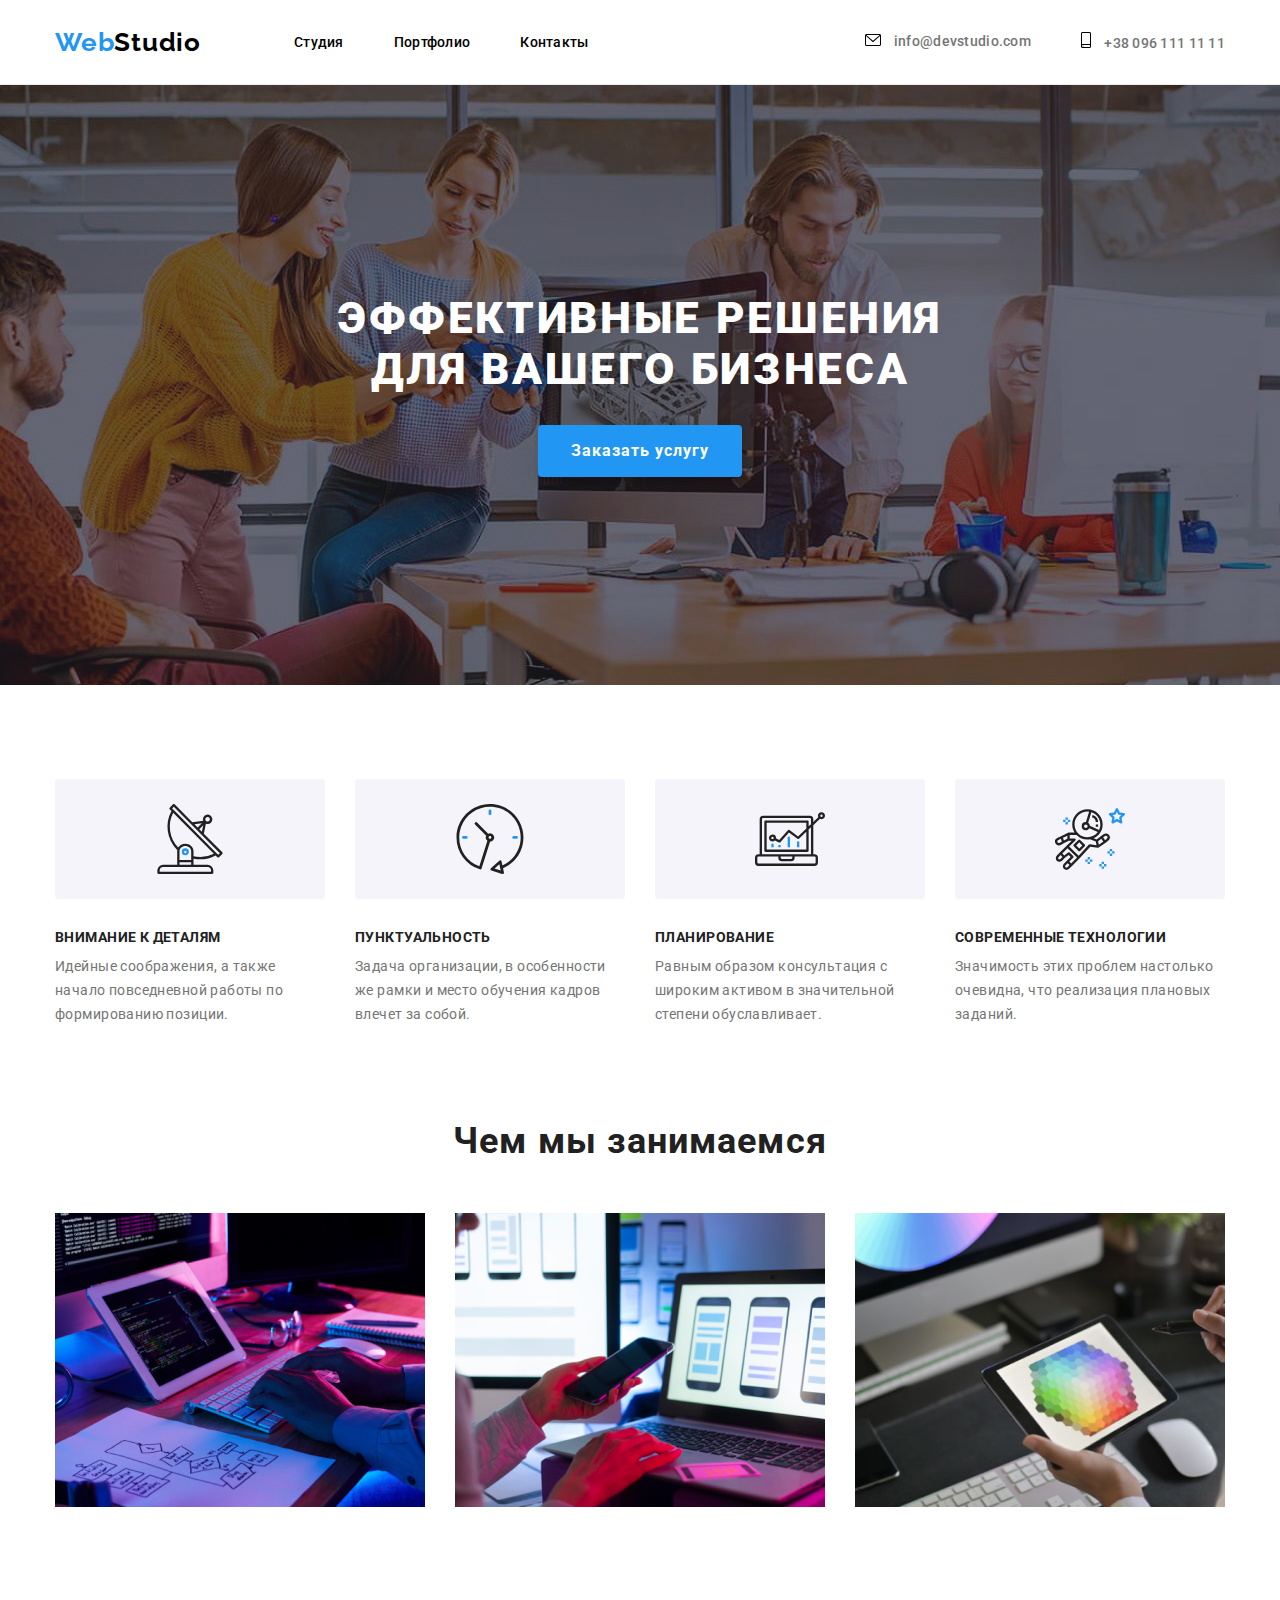
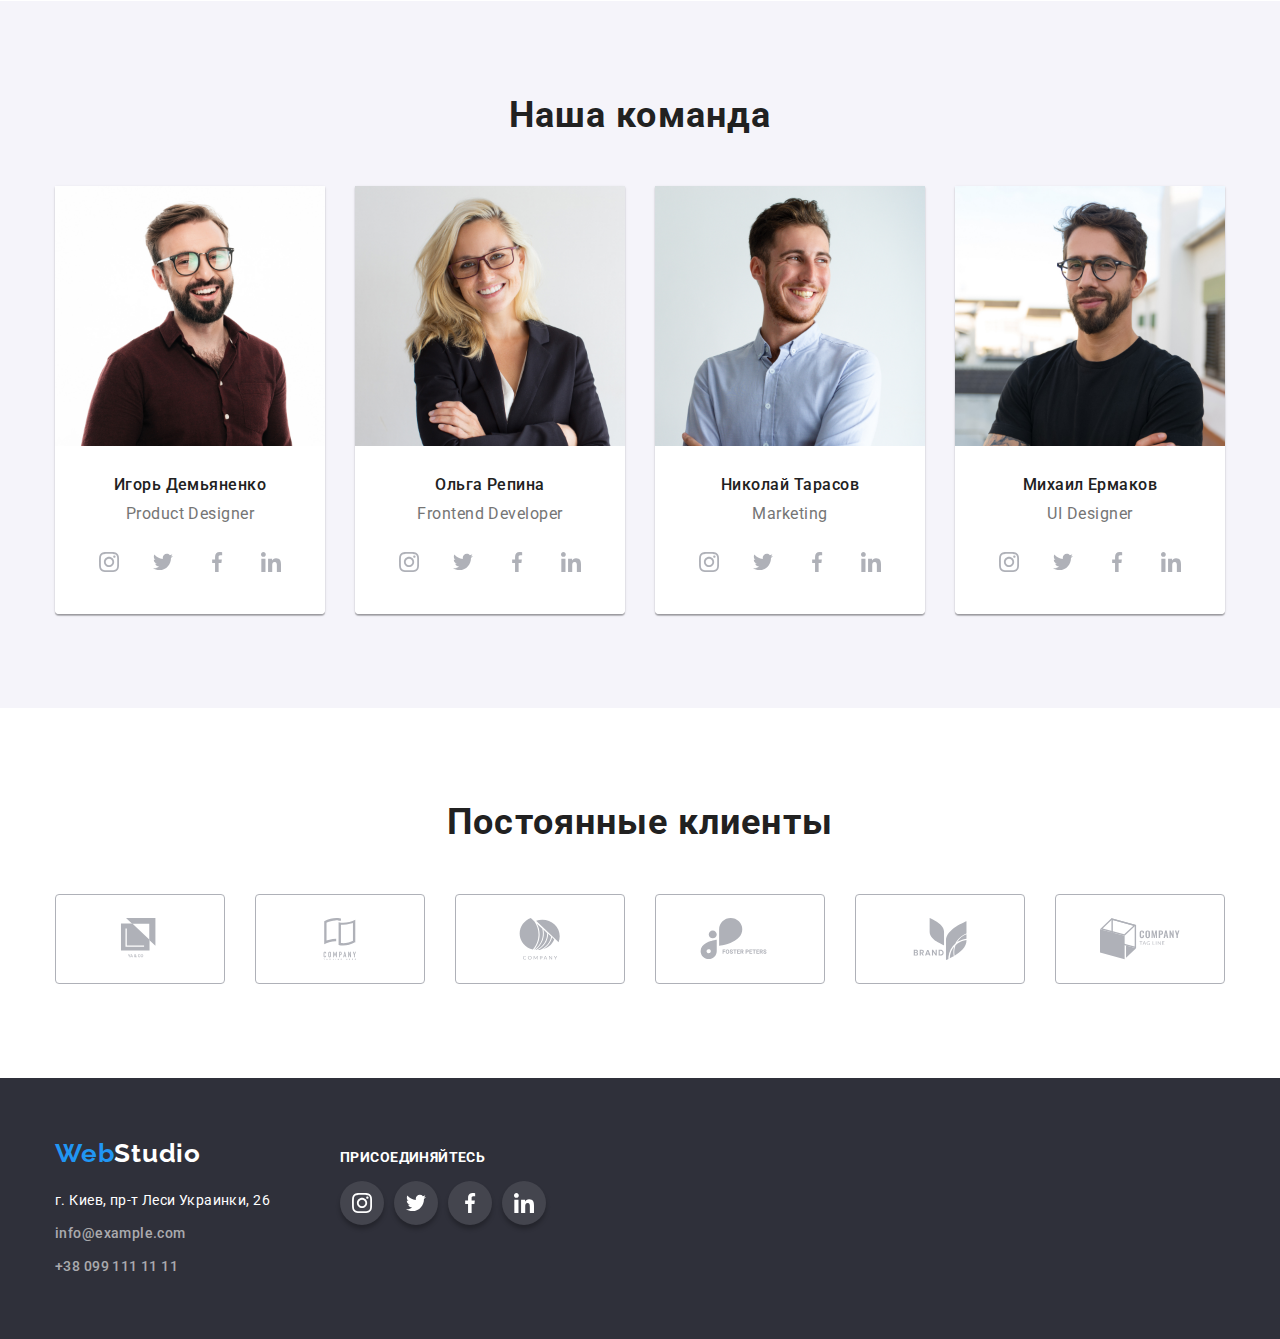
<file: index.html>
<!DOCTYPE html>
<html lang="ru">
  <head>
    <meta charset="UTF-8" />
    <meta http-equiv="X-UA-Compatible" content="IE=edge" />
    <meta name="viewport" content="width=device-width, initial-scale=1.0" />
    <title>Студия</title>

    <link
      href="https://fonts.googleapis.com/css2?family=Raleway:wght@700&family=Roboto:wght@400;500;700;900&display=swap"
      rel="stylesheet"
    />
    <link
      rel="stylesheet"
      href="https://cdnjs.cloudflare.com/ajax/libs/modern-normalize/1.0.0/modern-normalize.min.css"
    />
    <link rel="stylesheet" href="./css/styles.css" />
  <body>
    <!--Шапка сайта-->

    <header class="page-header">
      <div class="container main-nav">
        
        <nav class="main-nav">
          <a href="https://nataliapolishchuk.github.io/goit-markup-hw-04/" class="logo"><span class="logo-item">Web</span>Studio</a>
         
            <ul class="site-nav">
              <li class="site-nav-item">
                <a href="./index.html" class="link">Студия</a>
              </li>
              <li class="site-nav-item">
                <a href="./portfolio.html" class="link">Портфолио</a>
              </li>
              <li class="site-nav-item">
                <a href="/" class="link">Контакты</a>
              </li>
            </ul>
          </nav>
          <ul class="nav-contact">
            <li class="nav-contact-item">
              <a href="mailto:info@devstudio.com" class="link link-mail"
                > 
                <svg class="contacts-icon mail-icon">
                  <use href="./images/icons.svg#mail"></use>
                </svg>
                info@devstudio.com</a>
            </li>
            <li class="nav-contact-item">
              <a href="tel:+380961111111" class="link link-phone" target="_blank" rel="noopener noreferrer">
                <svg class="contacts-icon phone-icon">
                  <use href="./images/icons.svg#smartphone"></use>
                </svg>
                +38 096 111 11 11</a>
            </li>
          </ul>
        
        </div>
      
    </header>
    <!--Герой-->
    <main>
      <section class="hero">
        <div class="container">
          <h1 class="hero-title">Эффективные решения <br> для вашего бизнеса</h1>
          <button class="hero-button" type="button">Заказать услугу</button>
        </div>
      </section>

      <!--Преимущества-->

      <section class="section benefits-section">
       <div class="container">
        <h2 class="visually-hidden">Преимущества компании</h2>
        <ul class="benefits">
          <li class="benefits-item icon-antenna">
            <h3 class="section-title h3">Внимание к деталям</h3>
            <p class="benefits-text">
              Идейные соображения, а также начало повседневной работы по
              формированию позиции.
            </p>
          </li>
          <li class="benefits-item icon-clock">
            <h3 class="section-title h3">Пунктуальность</h3>
            <p class="benefits-text">
              Задача организации, в особенности же рамки и место обучения кадров
              влечет за собой.
            </p>
          </li>
          <li class="benefits-item icon-diagram">
            <h3 class="section-title h3">Планирование</h3>
            <p class="benefits-text">
              Равным образом консультация с широким активом в значительной
              степени обуславливает.
            </p>
          </li>
          <li class="benefits-item icon-astronaut">
            <h3 class="section-title h3">Современные технологии</h3>
            <p class="benefits-text">
              Значимость этих проблем настолько очевидна, что реализация
              плановых заданий.
            </p>
          </li>
        </ul>
       </div>
      </section>

      <!--Наши услуги-->

      <section class="section section-service">
       <div class="container"> 
         <h2 class="section-title h2">Чем мы занимаемся</h2>
        <ul class="service">
          <li class="service-item">
            <img src="./images/img2.jpg" alt="Набор текста" width="370" />
          </li>
          <li class="service-item">
            <img
              src="./images/img3.jpg"
              alt="Создание макета страницы"
              width="370"
            />
          </li>
          <li class="service-item">
            <img
              src="./images/img4.jpg"
              alt="Выбор цвета в оттенках"
              width="370"
            />
          </li>
        </ul></div>
      </section>

      <!--Сотрудники-->

      <section class="teem">
        
       <div class="container">
        <h2 class="team-title h2">Наша команда</h2>
        <ul class="team-list">
          <li class="team-item">
            <img
              src="./images/img5.jpg"
              alt="Парень в коричневой рубашке улыбается"
              width="270"
            />
            <div class="team-item-footer">
               <h3 class="team-name">Игорь Демьяненко</h3>
              <p class="team-work">Product Designer</p> 
              <ul class="social-icons">
                <li class="social-icons-item">
                  <a href="" class="social-icons-link" target="_blank" rel="noopener noreferrer">
                    <svg class="icon">
                      <use href="./images/icons.svg#instagram"></use>
                    </svg>
                  </a>
                </li>
                <li class="social-icons-item">
                  <a href="" class="social-icons-link" target="_blank" rel="noopener noreferrer">
                    <svg class="icon">
                      <use href="./images/icons.svg#twitter"></use>
                    </svg>
                  </a>
                </li>
                <li class="social-icons-item">
                  <a href="" class="social-icons-link" target="_blank" rel="noopener noreferrer">
                    <svg class="icon">
                      <use href="./images/icons.svg#facebook"></use>
                    </svg>
                  </a>
                </li>
                <li class="social-icons-item">
                  <a href="" class="social-icons-link" target="_blank" rel="noopener noreferrer">
                    <svg class="icon">
                      <use href="./images/icons.svg#linkedin"></use>
                    </svg>
                  </a>
                </li>
              </ul>

            </div>
           
          </li>
          <li class="team-item">
            <img
              src="./images/img6.jpg"
              alt="Блондинка в черном пиджаке улыбается"
              width="270"
            />
            <div class="team-item-footer">  <h3 class="team-name">Ольга Репина</h3>
              <p class="team-work">Frontend Developer</p>
              <ul class="social-icons">
                <li class="social-icons-item">
                  <a href="" class="social-icons-link" target="_blank" rel="noopener noreferrer">
                    <svg class="icon">
                      <use href="./images/icons.svg#instagram"></use>
                    </svg>
                  </a>
                </li>
                <li class="social-icons-item">
                  <a href="" class="social-icons-link" target="_blank" rel="noopener noreferrer">
                    <svg class="icon">
                      <use href="./images/icons.svg#twitter"></use>
                    </svg>
                  </a>
                </li>
                <li class="social-icons-item">
                  <a href="" class="social-icons-link" target="_blank" rel="noopener noreferrer">
                    <svg class="icon">
                      <use href="./images/icons.svg#facebook"></use>
                    </svg>
                  </a>
                </li>
                <li class="social-icons-item">
                  <a href="" class="social-icons-link" target="_blank" rel="noopener noreferrer">
                    <svg class="icon">
                      <use href="./images/icons.svg#linkedin"></use>
                    </svg>
                  </a>
                </li>
              </ul>
            </div>
           
          </li>
          <li class="team-item">
            <img
              src="./images/img7.jpg"
              alt="Парень в голубой рубашке улыбается"
              width="270"
            />
            <div class="team-item-footer"><h3 class="team-name">Николай Тарасов</h3>
              <p class="team-work">Marketing</p>
              <ul class="social-icons">
                <li class="social-icons-item">
                  <a href="" class="social-icons-link" target="_blank" rel="noopener noreferrer">
                    <svg class="icon">
                      <use href="./images/icons.svg#instagram"></use>
                    </svg>
                  </a>
                </li>
                <li class="social-icons-item">
                  <a href="" class="social-icons-link" target="_blank" rel="noopener noreferrer">
                    <svg class="icon">
                      <use href="./images/icons.svg#twitter"></use>
                    </svg>
                  </a>
                </li>
                <li class="social-icons-item">
                  <a href="" class="social-icons-link" target="_blank" rel="noopener noreferrer">
                    <svg class="icon">
                      <use href="./images/icons.svg#facebook"></use>
                    </svg>
                  </a>
                </li>
                <li class="social-icons-item">
                  <a href="" class="social-icons-link" target="_blank" rel="noopener noreferrer">
                    <svg class="icon">
                      <use href="./images/icons.svg#linkedin"></use>
                    </svg>
                  </a>
                </li>
              </ul>
            </div>
            
          </li>
          <li class="team-item">
            <img
              src="./images/img8.jpg"
              alt="Парень в черной футболке улыбается"
              width="270"
            />
            <div class="team-item-footer"> <h3 class="team-name">Михаил Ермаков</h3>
              <p class="team-work">UI Designer</p>
              <ul class="social-icons">
                <li class="social-icons-item">
                  <a href="" class="social-icons-link" target="_blank" rel="noopener noreferrer">
                    <svg class="icon">
                      <use href="./images/icons.svg#instagram"></use>
                    </svg>
                  </a>
                </li>
                <li class="social-icons-item">
                  <a href="" class="social-icons-link" target="_blank" rel="noopener noreferrer">
                    <svg class="icon">
                      <use href="./images/icons.svg#twitter"></use>
                    </svg>
                  </a>
                </li>
                <li class="social-icons-item">
                  <a href="" class="social-icons-link" target="_blank" rel="noopener noreferrer">
                    <svg class="icon">
                      <use href="./images/icons.svg#facebook"></use>
                    </svg>
                  </a>
                </li>
                <li class="social-icons-item">
                  <a href="" class="social-icons-link" target="_blank" rel="noopener noreferrer">
                    <svg class="icon">
                      <use href="./images/icons.svg#linkedin"></use>
                    </svg>
                  </a>
                </li>
              </ul>
            </div>
            
          </li>
        </ul>
      </section>
       </div>
        <section class="clients">
           <div class="container">
            <h2 class="clients-title h2">Постоянные клиенты</h2>
          <ul class="list clients-list">
        <li class="clients-item">
             <a href="" class="clients-link" target="_blank" rel="noopener noreferrer">
               <svg class="clients-icon">
                 <use href="./images/icons.svg#logo1"></use>
              </svg>
              </a>
        </li>
  <li class="clients-item">
    <a href="" class="clients-link" target="_blank" rel="noopener noreferrer">
      <svg class="clients-icon">
        <use href="./images/icons.svg#logo2"></use>
      </svg>
    </a>
  </li>
  <li class="clients-item">
    <a href="" class="clients-link" target="_blank" rel="noopener noreferrer">
      <svg class="clients-icon">
        <use href="./images/icons.svg#logo3"></use>
      </svg>
    </a>
  </li>
  <li class="clients-item">
    <a href="" class="clients-link" target="_blank" rel="noopener noreferrer">
      <svg class="clients-icon">
        <use href="./images/icons.svg#logo4"></use>
      </svg>
    </a>
  </li>
  <li class="clients-item">
    <a href="" class="clients-link" target="_blank" rel="noopener noreferrer">
      <svg class="clients-icon">
        <use href="./images/icons.svg#logo5"></use>
      </svg>
    </a>
  </li>
  <li class="clients-item">
    <a href="" class="clients-link" target="_blank" rel="noopener noreferrer">
      <svg class="clients-icon">
        <use href="./images/icons.svg#logo6"></use>
      </svg>
    </a>
  </li>
</ul>
  </div>
</section>
    </main>

    <!--Футер-->

    <footer>
      <div class="container page-footer">
        <div class="page-footer-div1">
        <a href="/" class="logo-footer" lang="en"
          ><span class="logo-item">Web</span>Studio</a
        >
        <address class="address">
          <ul class="footer-contact">
            <li class="aadress-item">
              <a href="/" class="street">г. Киев, пр-т Леси Украинки, 26</a>
            </li>
            <li class="aadress-item">
              <a href="mailto:info@example.com" class="link"
                >info@example.com</a
              >
            </li>
            <li class="aadress-item">
              <a href="tel:+380991111111" class="link">+38 099 111 11 11</a>
            </li>
          </ul>
        </address>
      </div>
        <div class="page-footer-div2">
        <h2 class="footer-text footer-navi">присоединяйтесь</h2>
        <ul class="list social-icons ">
          <li class="social-icons-item">
            <a href="" class="social-icons-link" target="_blank" rel="noopener noreferrer">
              <svg class="icon">
                <use href="./images/icons.svg#instagram"></use>
              </svg>
            </a>
          </li>
          <li class="social-icons-item">
            <a href="" class="social-icons-link" target="_blank" rel="noopener noreferrer">
              <svg class="icon">
                <use href="./images/icons.svg#twitter"></use>
              </svg>
            </a>
          </li>
          <li class="social-icons-item">
            <a href="" class="social-icons-link" target="_blank" rel="noopener noreferrer">
              <svg class="icon">
                <use href="./images/icons.svg#facebook"></use>
              </svg>
            </a>
          </li>
          <li class="social-icons-item">
            <a href="" class="social-icons-link" target="_blank" rel="noopener noreferrer">
              <svg class="icon">
                <use href="./images/icons.svg#linkedin"></use>
              </svg>
            </a>
          </li>
        </div>
      </div>
    </footer>
  </body>
</html>
</file>
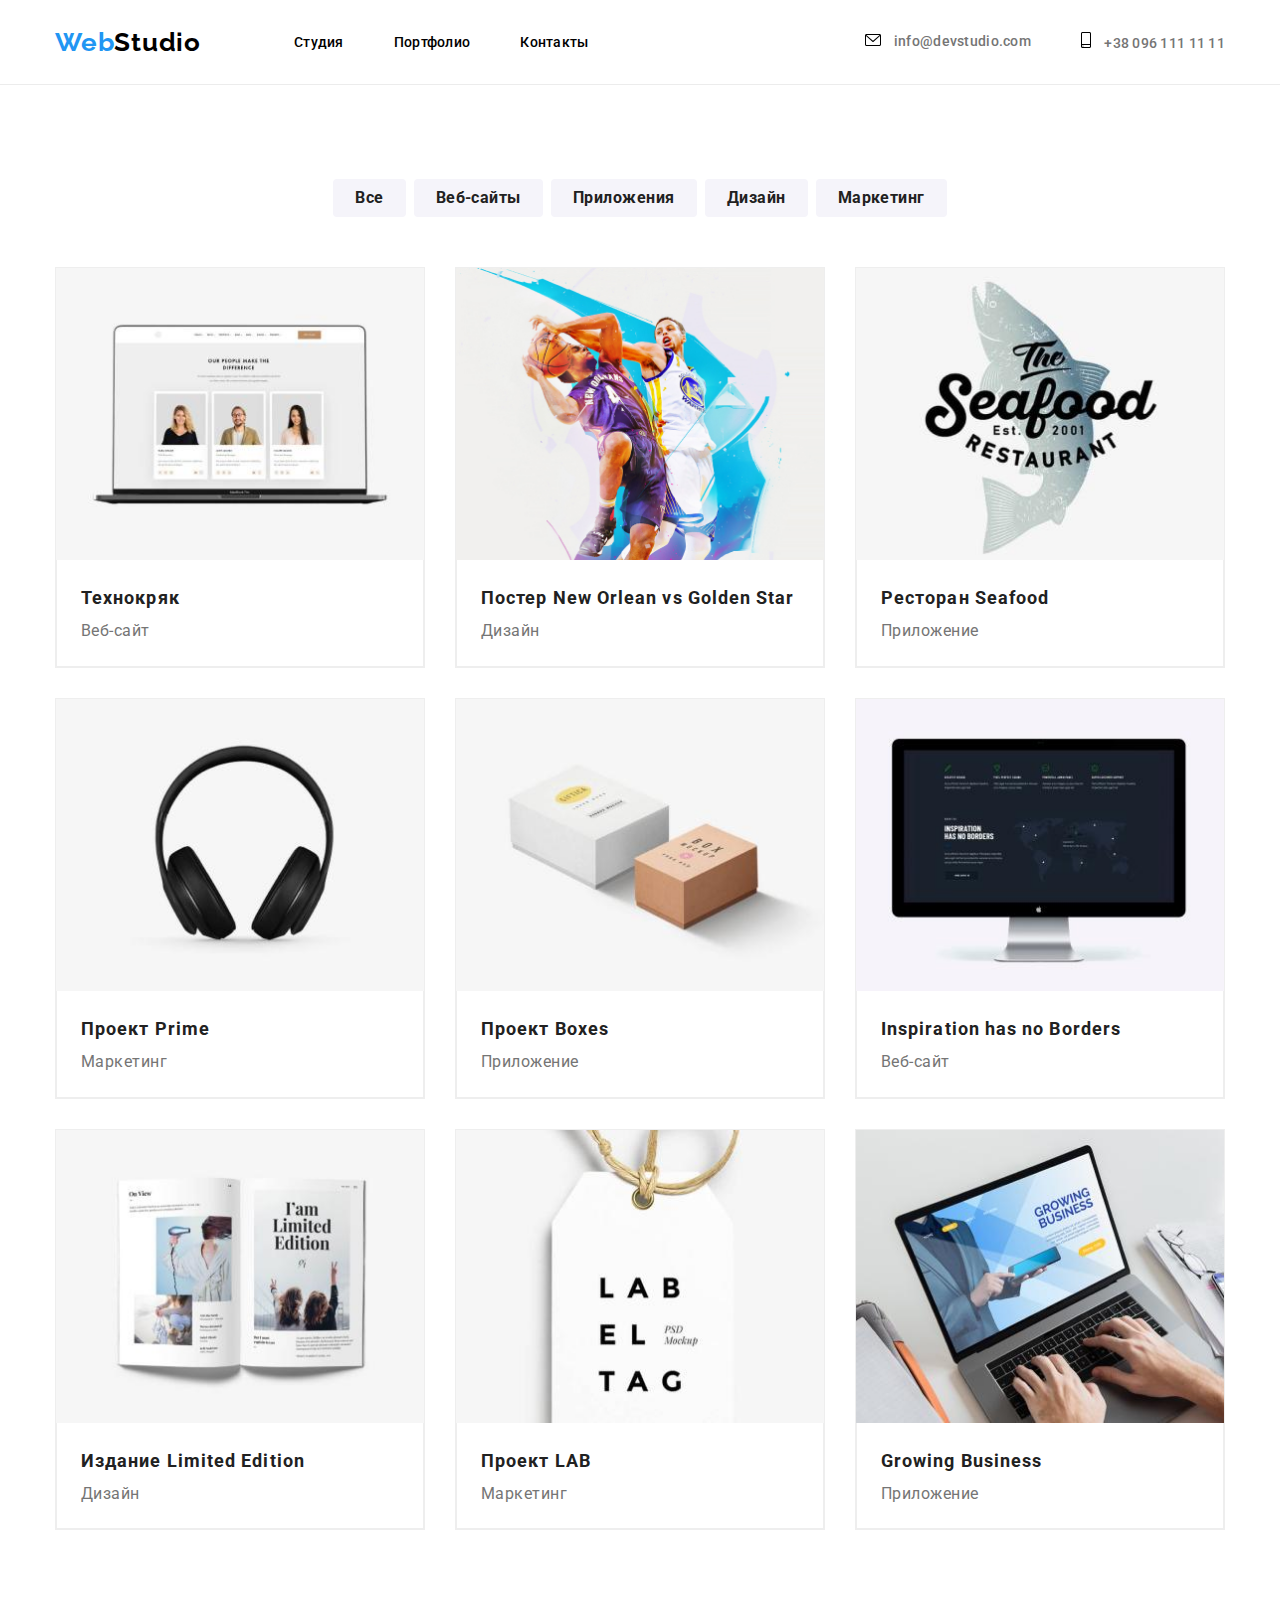
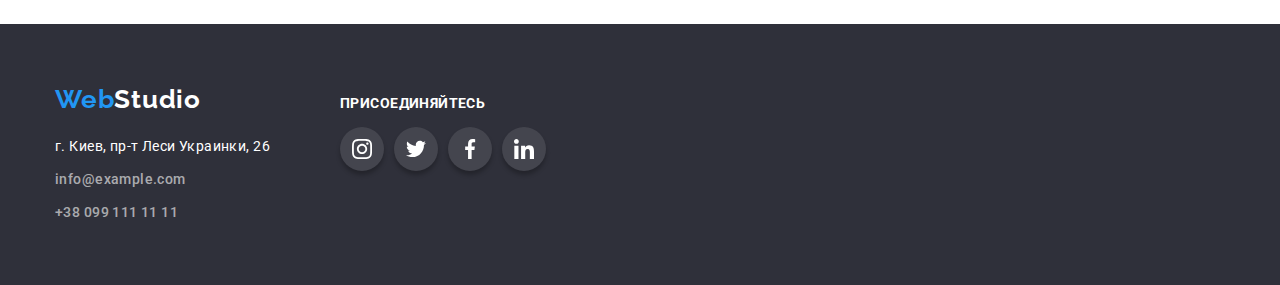
<file: portfolio.html>
<!DOCTYPE html>
<html lang="ru">
  <head>
    <meta charset="UTF-8" />
    <meta http-equiv="X-UA-Compatible" content="IE=edge" />
    <meta name="viewport" content="width=device-width, initial-scale=1.0" />
    <link
      href="https://fonts.googleapis.com/css2?family=Raleway:wght@700&family=Roboto:wght@400;500;700;900&display=swap"
      rel="stylesheet"
    />
    <link
      rel="stylesheet"
      href="https://cdnjs.cloudflare.com/ajax/libs/modern-normalize/1.0.0/modern-normalize.min.css"
    />
    <link rel="stylesheet" href="./css/styles.css" />
    <title>Портфолио</title>
  </head>

  <body>
    <!--Шапка сайта-->
    <header class="page-header">
      <div class="container main-nav">
        
        <nav class="main-nav">
          <a href="https://nataliapolishchuk.github.io/goit-markup-hw-03/" class="logo"><span class="logo-item">Web</span>Studio</a>
         
            <ul class="site-nav">
              <li class="site-nav-item">
                <a href="./index.html" class="link">Студия</a>
              </li>
              <li class="site-nav-item">
                <a href="./portfolio.html" class="link">Портфолио</a>
              </li>
              <li class="site-nav-item">
                <a href="/" class="link">Контакты</a>
              </li>
            </ul>
          </nav>
          <ul class="nav-contact">
            <li class="nav-contact-item">
              <a href="mailto:info@devstudio.com" class="link link-mail"
                > 
                <svg class="contacts-icon mail-icon">
                  <use href="./images/icons.svg#mail"></use>
                </svg>
                info@devstudio.com</a>
            </li>
            <li class="nav-contact-item">
              <a href="tel:+380961111111" class="link link-phone" target="_blank" rel="noopener noreferrer">
                <svg class="contacts-icon phone-icon">
                  <use href="./images/icons.svg#smartphone"></use>
                </svg>
                +38 096 111 11 11</a>
            </li>
          </ul>
        
        </div>
      
    </header>

    <!--Герой-->
    <main>
      <section class="section portfolio-seite">
        <div class="container">
          <h1 class="section-title visually-hidden">Наши работы</h1>
          <ul class="button-portfolio">
            <li class="button-portfolio-item">
              <button class="button" type="button">Все</button>
            </li>
            <li class="button-portfolio-item">
              <button class="button" type="button">Веб-сайты</button>
            </li>
            <li class="button-portfolio-item">
              <button class="button" type="button">Приложения</button>
            </li>
            <li class="button-portfolio-item">
              <button class="button" type="button">Дизайн</button>
            </li>
            <li class="button-portfolio-item">
              <button class="button" type="button">Маркетинг</button>
            </li>
          </ul>

          <ul class="galerie-list galerie">
            <li class="galerie-item">
              <img
                src="./images2/img1.jpg"
                alt="Обложка сайта"
                width="370"
                height="294"
              />
              <div class="item-footer">
                <h2 class="service-title galerie-title">Технокряк</h2>
                <p class="service-text galerie-text">Веб-сайт</p>
              </div>
            </li>
            <li class="galerie-item">
              <img
                src="./images2/img2.jpg"
                alt="Два парня играют в баскетбол"
                width="370"
                height="294"
              />
              <div class="item-footer">
                <h2 class="service-title galerie-title">
                  Постер New Orlean vs Golden Star
                </h2>
                <p class="service-text galerie-text">Дизайн</p>
              </div>
            </li>
            <li class="galerie-item">
              <img
                src="./images2/img3.jpg"
                alt="Эмблема ресторана"
                width="370"
                height="294"
              />
              <div class="item-footer">
                <h2 class="service-title galerie-title">Ресторан Seafood</h2>
                <p class="service-text galerie-text">Приложение</p>
              </div>
            </li>
            <li class="galerie-item">
              <img
                src="./images2/img4.jpg"
                alt="Наушники беспроводные"
                width="370"
                height="294"
              />
              <div class="item-footer">
                <h2 class="service-title galerie-title">Проект Prime</h2>
                <p class="service-text galerie-text">Маркетинг</p>
              </div>
            </li>
            <li class="galerie-item">
              <img
                src="./images2/img5.jpg"
                alt=" Две коробки"
                width="370"
                height="294"
              />
              <div class="item-footer">
                <h2 class="service-title galerie-title">Проект Boxes</h2>
                <p class="service-text galerie-text">Приложение</p>
              </div>
            </li>
            <li class="galerie-item">
              <img
                src="./images2/img6.jpg"
                alt="Главная страница веб-сайта"
                width="370"
                height="294"
              />
              <div class="item-footer">
                <h2 class="service-title galerie-title">
                  Inspiration has no Borders
                </h2>
                <p class="service-text">Веб-сайт</p>
              </div>
            </li>
            <li class="galerie-item">
              <img
                src="./images2/img7.jpg"
                alt="Разворот книги"
                width="370"
                height="294"
              />
              <div class="item-footer">
                <h2 class="service-title galerie-title">
                  Издание Limited Edition
                </h2>
                <p class="service-text galerie-text">Дизайн</p>
              </div>
            </li>
            <li class="galerie-item">
              <img
                src="./images2/img8.jpg"
                alt="Товарная бирка"
                width="370"
                height="294"
              />
              <div class="item-footer">
                <h2 class="service-title galerie-title">Проект LAB</h2>
                <p class="service-text galerie-text">Маркетинг</p>
              </div>
            </li>
            <li class="galerie-item">
              <img
                src="./images2/img9.jpg"
                alt="Поиск информации на ноутбуке"
                width="370"
                height="294"
              />
              <div class="item-footer">
                <h2 class="service-title galerie-title">Growing Business</h2>
                <p class="service-text galerie-text">Приложение</p>
              </div>
            </li>
          </ul>
        </div>
      </section>
    </main>
    <!--Футер-->
    <footer>
      <div class="container page-footer">
        <div class="page-footer-div1">
        <a href="/" class="logo-footer" lang="en"
          ><span class="logo-item">Web</span>Studio</a
        >
        <address class="address">
          <ul class="footer-contact">
            <li class="aadress-item">
              <a href="/" class="street">г. Киев, пр-т Леси Украинки, 26</a>
            </li>
            <li class="aadress-item">
              <a href="mailto:info@example.com" class="link"
                >info@example.com</a
              >
            </li>
            <li class="aadress-item">
              <a href="tel:+380991111111" class="link">+38 099 111 11 11</a>
            </li>
          </ul>
        </address>
      </div>
        <div class="page-footer-div2">
        <h2 class="footer-text footer-navi">присоединяйтесь</h2>
        <ul class="list social-icons ">
          <li class="social-icons-item">
            <a href="" class="social-icons-link" target="_blank" rel="noopener noreferrer">
              <svg class="icon">
                <use href="./images/icons.svg#instagram"></use>
              </svg>
            </a>
          </li>
          <li class="social-icons-item">
            <a href="" class="social-icons-link" target="_blank" rel="noopener noreferrer">
              <svg class="icon">
                <use href="./images/icons.svg#twitter"></use>
              </svg>
            </a>
          </li>
          <li class="social-icons-item">
            <a href="" class="social-icons-link" target="_blank" rel="noopener noreferrer">
              <svg class="icon">
                <use href="./images/icons.svg#facebook"></use>
              </svg>
            </a>
          </li>
          <li class="social-icons-item">
            <a href="" class="social-icons-link" target="_blank" rel="noopener noreferrer">
              <svg class="icon">
                <use href="./images/icons.svg#linkedin"></use>
              </svg>
            </a>
          </li>
        </div>
      </div>
    </footer>
  </body>
</html>
</file>
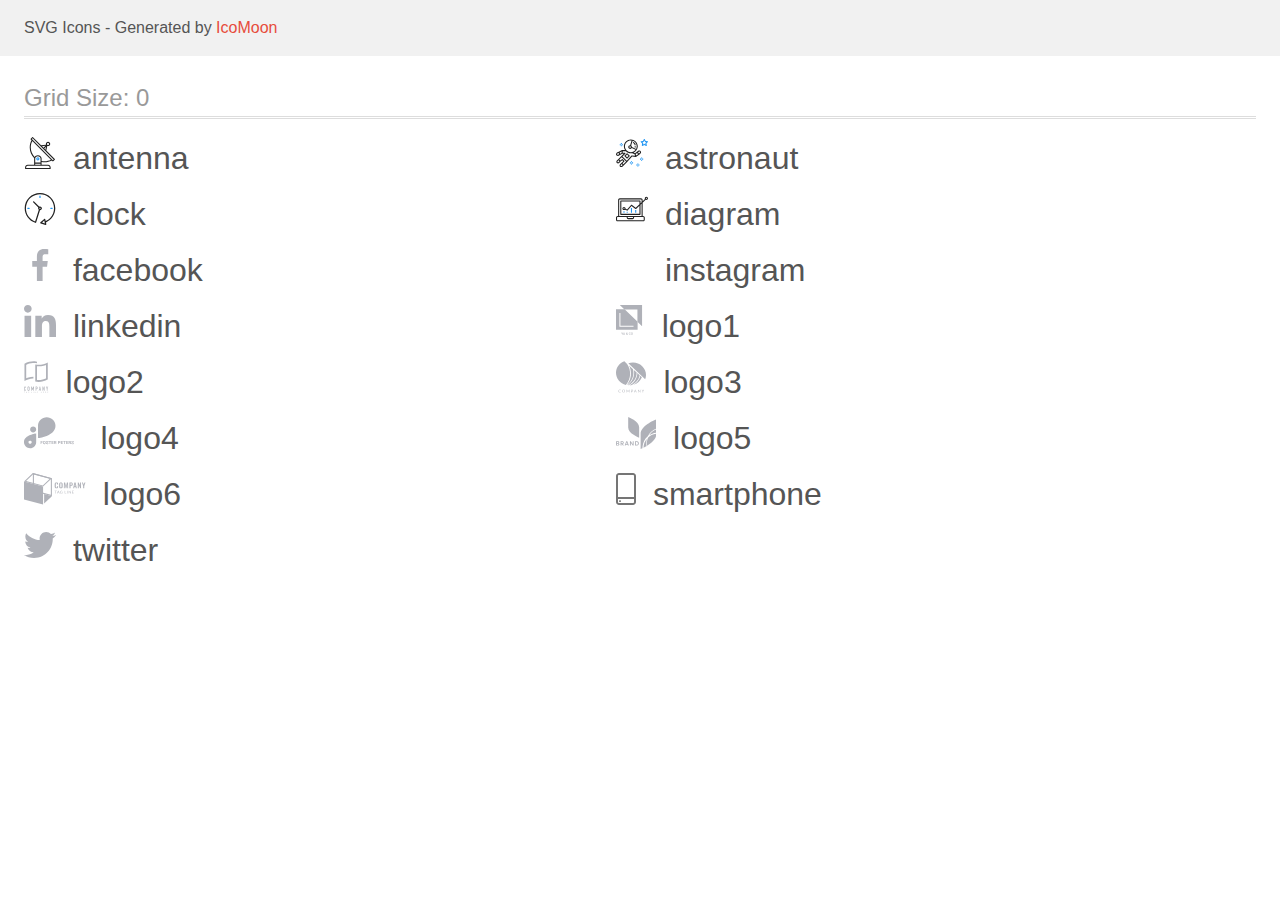
<file: images/icomoon (1)/demo.html>
<!doctype html>
<html>
<head>
    <title>IcoMoon - SVG Icons</title>
    <meta charset="utf-8">
    <meta name="viewport" content="width=device-width, initial-scale=1">
    <link rel="stylesheet" href="demo-files/demo.css">
    <link rel="stylesheet" href="style.css">
</head>
<body>
<svg aria-hidden="true" style="position: absolute; width: 0; height: 0; overflow: hidden;" version="1.1" xmlns="http://www.w3.org/2000/svg" xmlns:xlink="http://www.w3.org/1999/xlink">
<defs>
<symbol id="antenna" viewBox="0 0 32 32">
<path fill="#212121" style="fill: var(--color1, #212121)" d="M30.773 22.098l-8.443-8.505 0.937-4.616c0.225 0.090 0.485 0.144 0.758 0.146h0.007c0.008 0 0.017 0 0.026 0 1.192 0 2.159-0.967 2.159-2.159s-0.967-2.159-2.159-2.159c-1.192 0-2.159 0.967-2.159 2.159 0 0.259 0.046 0.508 0.13 0.739l-0.005-0.015-4.96 0.606-8.091-8.133c-0.096-0.098-0.229-0.159-0.376-0.16h-0c-0.14 0.001-0.274 0.057-0.373 0.155l-1.512 1.504c-0.096 0.097-0.156 0.23-0.156 0.377s0.060 0.281 0.156 0.377v0l0.814 0.825c-1.143 2.062-1.816 4.522-1.816 7.139 0 4.106 1.656 7.824 4.336 10.525l-0.001-0.001c0.043 0.041 0.092 0.074 0.146 0.097-0.032 0.164-0.051 0.353-0.052 0.546v6.188h-6.4c-1.472 0.001-2.666 1.194-2.667 2.666v1.067c0 0.295 0.239 0.534 0.534 0.534h24.534c0.294 0 0.533-0.239 0.533-0.534v-1.067c-0.002-1.472-1.195-2.665-2.666-2.666h-6.4v-2.742c1.003 0.21 2.024 0.317 3.049 0.32 2.58-0.003 5.005-0.663 7.117-1.822l-0.077 0.039 0.818 0.823c0.099 0.101 0.235 0.159 0.376 0.16 0.14-0.001 0.274-0.057 0.373-0.155l1.512-1.504c0.096-0.097 0.156-0.23 0.156-0.377s-0.060-0.281-0.156-0.377v0zM23.28 6.233c0.193-0.192 0.459-0.31 0.752-0.31 0.589 0 1.067 0.478 1.067 1.066s-0.477 1.066-1.067 1.066c-0 0-0 0-0 0h-0.004c-0.587-0.003-1.061-0.479-1.061-1.066 0-0.295 0.12-0.563 0.314-0.756l0-0h-0.002zM22.024 9.737l-0.598 2.946-1.175-1.183 1.774-1.763zM21.419 8.835l-1.92 1.909-1.486-1.493 3.406-0.416zM24.004 28.8c0.884 0 1.6 0.716 1.6 1.6v0 0.534h-23.466v-0.534c0-0.884 0.716-1.6 1.6-1.6v0h20.267zM16.538 26.666v1.067h-5.334v-1.067h5.334zM11.204 25.6v-4.053c0-1.294 1.196-2.346 2.667-2.346s2.667 1.053 2.667 2.346v4.053h-5.334zM17.604 23.904v-2.357c0-1.882-1.675-3.413-3.733-3.413-0.017-0-0.038-0-0.058-0-1.353 0-2.54 0.707-3.213 1.771l-0.009 0.016c-2.36-2.482-3.812-5.846-3.812-9.55 0-2.314 0.567-4.496 1.569-6.414l-0.036 0.077 18.602 18.709c-1.823 0.947-3.979 1.502-6.266 1.502-1.079 0-2.128-0.124-3.136-0.357l0.093 0.018zM28.893 23.22l-21.057-21.181 0.754-0.752 7.935 7.98c0.004 0 0.006 0.007 0.010 0.010l13.114 13.191-0.757 0.752z"></path>
<path fill="#2196f3" style="fill: var(--color2, #2196f3)" d="M13.876 20.267h-0.005c-0.001 0-0.002 0-0.002 0-0.884 0-1.6 0.716-1.6 1.6s0.715 1.599 1.597 1.6h0.005c0.001 0 0.001 0 0.002 0 0.884 0 1.6-0.716 1.6-1.6s-0.715-1.599-1.598-1.6h-0zM14.249 22.245c-0.096 0.096-0.229 0.155-0.376 0.155-0.295 0-0.534-0.239-0.534-0.534s0.238-0.533 0.532-0.533h0c0.293 0.001 0.531 0.239 0.531 0.533 0 0.148-0.060 0.282-0.157 0.378l-0 0h0.005z"></path>
</symbol>
<symbol id="astronaut" viewBox="0 0 32 32">
<path fill="#2196f3" style="fill: var(--color2, #2196f3)" d="M31.974 4.524c-0.064-0.191-0.227-0.332-0.427-0.362l-0.003-0-1.911-0.278-0.855-1.731c-0.179-0.365-0.777-0.365-0.956 0l-0.855 1.731-1.911 0.278c-0.26 0.039-0.457 0.26-0.457 0.528 0 0.15 0.062 0.285 0.161 0.382l1.383 1.348-0.326 1.903c-0.034 0.2 0.048 0.402 0.212 0.522 0.166 0.12 0.383 0.135 0.562 0.040l1.709-0.899 1.709 0.899c0.072 0.038 0.157 0.061 0.247 0.061 0.295 0 0.534-0.239 0.534-0.534 0-0.031-0.003-0.062-0.008-0.092l0 0.003-0.326-1.903 1.383-1.348c0.099-0.097 0.161-0.233 0.161-0.382 0-0.059-0.009-0.115-0.027-0.168l0.001 0.004zM29.511 5.851c-0.126 0.122-0.183 0.299-0.153 0.472l0.191 1.114-1-0.526c-0.072-0.039-0.158-0.062-0.249-0.062s-0.177 0.023-0.252 0.063l0.003-0.001-1 0.526 0.191-1.114c0.005-0.027 0.008-0.059 0.008-0.091 0-0.149-0.061-0.285-0.16-0.381l-0-0-0.811-0.79 1.119-0.162c0.174-0.025 0.324-0.134 0.402-0.292l0.5-1.013 0.5 1.013c0.078 0.158 0.228 0.267 0.402 0.292l1.119 0.162-0.809 0.79zM26.134 20.522h-1.067v1.067h1.067v-1.067zM26.134 22.656h-1.067v1.066h1.067v-1.066zM27.2 21.589h-1.067v1.067h1.067v-1.067zM25.067 21.589h-1.067v1.067h1.067v-1.067zM22.4 26.389h-1.067v1.067h1.067v-1.067zM22.4 28.523h-1.067v1.067h1.067v-1.067zM23.467 27.456h-1.067v1.067h1.067v-1.067zM21.334 27.456h-1.067v1.067h1.067v-1.067zM16 24.256h-1.066v1.067h1.066v-1.067zM16 26.389h-1.066v1.067h1.066v-1.067zM17.067 25.322h-1.067v1.067h1.067v-1.067zM14.934 25.322h-1.067v1.067h1.067v-1.067zM5.867 6.122h-1.066v1.066h1.066v-1.066zM5.867 8.256h-1.066v1.066h1.066v-1.066zM6.933 7.189h-1.067v1.067h1.066v-1.067zM4.8 7.189h-1.067v1.067h1.067v-1.067z"></path>
<path fill="#212121" style="fill: var(--color1, #212121)" d="M24.715 14.16c-0.28-0.376-0.698-0.636-1.179-0.703l-0.009-0.001c-0.076-0.012-0.164-0.018-0.254-0.018-0.411 0-0.789 0.139-1.090 0.373l0.004-0.003-1.253 0.96-1.898 1.417-1.358-0.541c2.421-1.086 4.113-3.508 4.113-6.32 0-3.823-3.122-6.934-6.961-6.934s-6.961 3.11-6.961 6.934c0 1.386 0.415 2.674 1.12 3.759l-2.768-0.024c-0.009 0-0.016 0.005-0.023 0.005-0.057 0.003-0.11 0.014-0.159 0.033l0.004-0.001c-0.013 0.005-0.026 0.007-0.038 0.013-0.006 0.003-0.013 0.003-0.019 0.006l-3.233 1.596c-0 0-0.001 0-0.001 0.001l-1.893 0.91c-0.024 0.011-0.045 0.023-0.065 0.036l0.001-0.001c-0.482 0.324-0.795 0.867-0.795 1.483 0 0.297 0.073 0.577 0.201 0.823l-0.005-0.010c0.22 0.424 0.592 0.742 1.043 0.885l0.013 0.003c0.161 0.053 0.345 0.083 0.537 0.083 0.308 0 0.598-0.078 0.851-0.216l-0.009 0.005 1.388-0.738 2.264-1.169 1.357-0.008-5.442 5.415c0 0.001-0.001 0.001-0.001 0.001l-1.339 1.333c-0.303 0.299-0.491 0.714-0.491 1.173 0 0.002 0 0.003 0 0.005v-0c0.002 0.919 0.748 1.664 1.667 1.664 0.001 0 0.002 0 0.002 0h-0c0.428 0 0.854-0.162 1.18-0.485l1.314-1.309 1.741-1.3 0.901 0.897-3.102 3.088c-0.303 0.299-0.491 0.714-0.491 1.173 0 0.001 0 0.003 0 0.004v-0c0 0.445 0.174 0.864 0.49 1.179 0.302 0.3 0.717 0.485 1.176 0.485 0.001 0 0.002 0 0.003 0h-0c0.427 0 0.855-0.162 1.18-0.485l4.488-4.472c0.007-0.006 0.016-0.009 0.022-0.016l5.166-5.658 3.471 0.494c0.025 0.004 0.050 0.006 0.075 0.006 0.064 0 0.127-0.016 0.187-0.038 0.017-0.006 0.032-0.015 0.049-0.023 0.019-0.010 0.039-0.015 0.058-0.027l3.213-2.133c0.012-0.008 0.018-0.021 0.029-0.030 0.013-0.010 0.029-0.014 0.041-0.026l1.271-1.191c0.348-0.326 0.564-0.787 0.564-1.3 0-0.4-0.132-0.769-0.355-1.066l0.003 0.005zM2.13 17.77c-0.098 0.054-0.215 0.086-0.34 0.086-0.078 0-0.153-0.013-0.224-0.036l0.005 0.001c-0.294-0.093-0.504-0.364-0.504-0.683 0-0.235 0.114-0.444 0.289-0.575l0.002-0.001 1.314-0.632 0.316 0.924 0.133 0.389-0.992 0.527zM5.627 15.942l-1.548 0.8-0.255-0.746-0.184-0.537 2.027-1.001-0.040 1.484zM20.727 9.322c0 0.918-0.219 1.785-0.599 2.56l-4.181-1.899c-0.044-0.575-0.342-1.072-0.782-1.384l-0.006-0.004 1.464-4.861c2.377 0.757 4.104 2.975 4.104 5.588zM8.938 9.322c0-3.235 2.644-5.867 5.894-5.867 0.253 0 0.5 0.022 0.745 0.053l-1.432 4.753c-0.019 0-0.037-0.006-0.057-0.006-0 0-0.001 0-0.001 0-1.032 0-1.869 0.835-1.872 1.867v0c0.003 1.031 0.84 1.867 1.872 1.867 0 0 0 0 0.001 0h-0c0.695 0 1.295-0.383 1.618-0.944l3.863 1.755c-1.075 1.447-2.795 2.39-4.737 2.39-3.25 0-5.894-2.632-5.894-5.867zM14.895 10.122c0 0.441-0.362 0.8-0.806 0.8-0 0-0.001 0-0.001 0-0.443 0-0.802-0.358-0.804-0.8v-0c0-0.441 0.361-0.8 0.806-0.8s0.806 0.359 0.806 0.8zM2.464 25.146c-0.11 0.109-0.261 0.176-0.428 0.176s-0.317-0.067-0.427-0.175l0 0c-0.109-0.108-0.176-0.257-0.176-0.422s0.067-0.314 0.176-0.422l0-0 0.962-0.959 0.852 0.848-0.959 0.954zM5.678 28.88c-0.11 0.109-0.261 0.176-0.428 0.176s-0.317-0.067-0.427-0.175l0 0c-0.109-0.108-0.176-0.257-0.176-0.422s0.067-0.314 0.176-0.422l0-0 0.963-0.959 0.852 0.848-0.96 0.955zM9.16 25.411l-0.001 0.001-1.765 1.76-0.852-0.848 1.765-1.757c0.040-0.040 0.065-0.088 0.090-0.136 0.007-0.014 0.020-0.026 0.026-0.040 0.016-0.041 0.019-0.085 0.026-0.128 0.003-0.025 0.014-0.048 0.014-0.073 0-0.035-0.013-0.070-0.020-0.105-0.006-0.032-0.006-0.064-0.019-0.096-0.025-0.053-0.055-0.098-0.092-0.138l0 0c-0.010-0.012-0.014-0.026-0.025-0.038h-0.001s0-0.001-0.001-0.002l-1.607-1.6c-0.017-0.017-0.039-0.024-0.058-0.038-0.025-0.021-0.054-0.040-0.084-0.056l-0.003-0.001c-0.026-0.012-0.058-0.023-0.090-0.031l-0.003-0.001c-0.030-0.009-0.065-0.017-0.101-0.020l-0.002-0c-0.007-0-0.015-0-0.023-0-0.026 0-0.051 0.002-0.075 0.005l0.003-0c-0.036 0.005-0.069 0.009-0.104 0.021s-0.064 0.027-0.094 0.045c-0.020 0.011-0.043 0.015-0.061 0.029l-1.774 1.324-0.901-0.897 2.399-2.386 4.36 4.289-0.928 0.919zM15.979 18.394c-0.016-0.002-0.030 0.004-0.046 0.003-0.008-0-0.017-0.001-0.027-0.001-0.031 0-0.062 0.003-0.092 0.008l0.003-0c-0.070 0.011-0.132 0.035-0.187 0.070l0.002-0.001c-0.030 0.018-0.057 0.037-0.083 0.061-0.013 0.011-0.028 0.016-0.040 0.029l-4.698 5.146-4.328-4.256 2.833-2.818c0.096-0.097 0.156-0.23 0.156-0.377 0-0.295-0.239-0.534-0.534-0.534-0.001 0-0.001 0-0.002 0h0l-2.219 0.013 0.028-1.607 3.104 0.027c1.264 1.297 3.027 2.101 4.978 2.101 0.001 0 0.002 0 0.003 0h-0c0.438 0 0.864-0.046 1.28-0.122 0.040 0.032 0.080 0.064 0.129 0.085l2.41 0.96 0.152 0.758 0.178 0.886-3.003-0.427zM20.020 18.572l-0.313-1.558 1.446-1.080 0.946 1.257-2.080 1.381zM23.773 15.741l-0.837 0.785-0.931-1.236 0.831-0.637c0.155-0.119 0.351-0.168 0.543-0.143 0.193 0.027 0.364 0.128 0.48 0.284 0.088 0.117 0.141 0.265 0.141 0.426 0 0.206-0.087 0.391-0.226 0.521l-0 0z"></path>
<path fill="#212121" style="fill: var(--color1, #212121)" d="M13.602 18.544l-2.143-2.134c-0.096-0.096-0.229-0.155-0.376-0.155s-0.28 0.059-0.376 0.155l-2.143 2.133c-0.097 0.097-0.156 0.23-0.156 0.378s0.060 0.281 0.156 0.378l-0-0 2.142 2.134c0.096 0.096 0.229 0.156 0.376 0.156s0.28-0.059 0.376-0.156v0l2.143-2.134c0.097-0.097 0.157-0.23 0.157-0.378s-0.060-0.281-0.157-0.378l-0-0zM11.083 20.303l-1.387-1.381 1.386-1.381 1.387 1.381-1.387 1.381zM17.164 5.071l-0.258 1.036c0.071 0.018 1.738 0.452 1.738 2.149h1.067c0-2.017-1.666-2.965-2.547-3.184zM19.711 9.322h-1.067v1.066h1.067v-1.066z"></path>
</symbol>
<symbol id="clock" viewBox="0 0 32 32">
<path fill="#212121" style="fill: var(--color1, #212121)" d="M31.296 15.301c-0.001-8.452-6.855-15.303-15.308-15.301s-15.303 6.855-15.301 15.308c0.002 6.788 4.422 12.543 10.541 14.545l0.108 0.031c0.061 0.019 0.123 0.029 0.187 0.029 0.12 0 0.238-0.032 0.342-0.094 0.135-0.080 0.236-0.207 0.283-0.357l3.865-12.25c1.054-0.004 1.906-0.859 1.906-1.913 0-1.056-0.856-1.913-1.913-1.913-0.303 0-0.59 0.071-0.845 0.196l0.011-0.005-5.106-5.107c-0.114-0.11-0.271-0.179-0.443-0.179-0.352 0-0.638 0.286-0.638 0.638 0 0.172 0.068 0.328 0.179 0.443l-0-0 5.103 5.109c-0.121 0.241-0.191 0.525-0.191 0.826 0 0.602 0.283 1.137 0.723 1.48l0.004 0.003-3.682 11.673c-7.278-2.681-11.004-10.754-8.324-18.032s10.754-11.004 18.032-8.323c7.278 2.681 11.004 10.754 8.323 18.032-1.345 3.581-4.003 6.406-7.374 7.938l-0.088 0.036-0.398-1.874c-0.063-0.291-0.318-0.506-0.624-0.506-0.164 0-0.313 0.062-0.426 0.163l0.001-0.001-3.837 3.426c-0.132 0.117-0.214 0.287-0.214 0.477 0 0.283 0.185 0.524 0.441 0.606l0.005 0.001 4.899 1.563c0.058 0.020 0.126 0.031 0.196 0.031 0.352 0 0.637-0.285 0.637-0.637 0-0.047-0.005-0.093-0.015-0.138l0.001 0.004-0.391-1.839c5.528-2.374 9.329-7.772 9.329-14.057 0-0.011 0-0.023-0-0.034v0.002zM15.992 14.664c0.352 0 0.638 0.286 0.638 0.638s-0.285 0.638-0.638 0.638v0c-0.352 0-0.638-0.286-0.638-0.638s0.286-0.638 0.638-0.638v0zM18.092 29.528l2.184-1.948 0.603 2.84-2.787-0.892z"></path>
<path fill="#2196f3" style="fill: var(--color2, #2196f3)" d="M15.354 3.185v1.275c0 0.352 0.286 0.638 0.638 0.638s0.638-0.285 0.638-0.638v0-1.275c0-0.352-0.285-0.638-0.638-0.638s-0.638 0.285-0.638 0.638v0zM3.876 14.664c-0.352 0-0.638 0.286-0.638 0.638s0.285 0.638 0.638 0.638h1.275c0.352 0 0.638-0.286 0.638-0.638s-0.285-0.638-0.638-0.638h-1.275zM28.108 15.939c0.352 0 0.638-0.286 0.638-0.638s-0.285-0.638-0.638-0.638h-1.275c-0.352 0-0.638 0.286-0.638 0.638s0.285 0.638 0.638 0.638h1.275z"></path>
</symbol>
<symbol id="diagram" viewBox="0 0 32 32">
<path fill="#2196f3" style="fill: var(--color2, #2196f3)" d="M14.926 14.965h1.066v4.798h-1.066v-4.798zM19.19 17.097h1.066v2.665h-1.066v-2.665zM10.661 18.696h1.066v1.066h-1.066v-1.066zM7.463 18.163h1.066v1.599h-1.066v-1.599z"></path>
<path fill="#212121" style="fill: var(--color1, #212121)" d="M1.599 28.291h25.586c0 0 0 0 0 0 0.883 0 1.599-0.716 1.599-1.599v0-2.132c0-0.883-0.716-1.599-1.599-1.599v0h-0.533v-13.294l3.028-2.868c0.207 0.104 0.452 0.166 0.711 0.166 0.888 0 1.608-0.72 1.608-1.608s-0.72-1.608-1.608-1.608c-0.888 0-1.608 0.72-1.608 1.608 0 0.247 0.056 0.481 0.155 0.69l-0.004-0.010-2.281 2.162v-1.23c0-0.883-0.716-1.599-1.599-1.599v0h-21.323c-0.883 0-1.599 0.716-1.599 1.599v0 15.992h-0.533c-0.883 0-1.599 0.716-1.599 1.599v0 2.132c0 0.883 0.716 1.599 1.599 1.599v0zM30.384 4.837c0.294 0 0.533 0.239 0.533 0.533s-0.239 0.533-0.533 0.533v0c-0.294 0-0.533-0.239-0.533-0.533s0.239-0.533 0.533-0.533v0zM3.198 6.969c0-0.294 0.239-0.533 0.533-0.533h21.323c0.294 0 0.533 0.239 0.533 0.533v2.239l-1.066 1.013v-2.185c0-0.295-0.239-0.534-0.534-0.534h-19.189c-0.294 0-0.534 0.239-0.534 0.533v13.327c0 0.294 0.239 0.533 0.534 0.533h19.189c0.295 0 0.534-0.239 0.534-0.533v-9.675l1.066-1.010v12.283h-22.389v-15.991zM7.996 13.899c-0.001 0-0.003 0-0.005 0-0.883 0-1.599 0.716-1.599 1.599s0.716 1.599 1.599 1.599c0.432 0 0.824-0.172 1.112-0.45l-0 0 1.853 0.93c0.215 0.107 0.476 0.057 0.636-0.122l3.939-4.432 3.872 2.902c0.208 0.155 0.498 0.139 0.686-0.039l3.365-3.188v8.131h-18.123v-12.261h18.123v2.661l-3.771 3.572-3.904-2.927c-0.088-0.067-0.2-0.107-0.32-0.107-0.158 0-0.3 0.069-0.398 0.178l-0 0.001-3.993 4.493-1.493-0.746c0.011-0.064 0.017-0.128 0.020-0.193 0-0.883-0.716-1.599-1.599-1.599v0zM8.529 15.498c0 0.294-0.239 0.533-0.533 0.533s-0.533-0.239-0.533-0.533v0c0-0.294 0.239-0.533 0.533-0.533s0.533 0.239 0.533 0.533v0zM11.727 24.026h5.33v0.533c0 0.294-0.238 0.533-0.533 0.533h-4.265c-0.294 0-0.533-0.239-0.533-0.533v0-0.533zM1.067 24.56c0-0.294 0.238-0.533 0.533-0.533h9.062v0.533c0 0.883 0.716 1.599 1.599 1.599v0h4.265c0.883 0 1.599-0.716 1.599-1.599v0-0.533h9.062c0.294 0 0.533 0.239 0.533 0.533v2.132c0 0.294-0.239 0.533-0.533 0.533h-25.586c-0 0-0 0-0 0-0.294 0-0.533-0.239-0.533-0.533 0 0 0 0 0 0v0-2.132z"></path>
</symbol>
<symbol id="facebook" viewBox="0 0 32 32">
<path fill="#afb1b8" style="fill: var(--color3, #afb1b8)" d="M21.328 5.312h2.923v-5.088c-1.232-0.143-2.66-0.224-4.107-0.224-0.052 0-0.104 0-0.157 0l0.008-0c-4.213 0-7.099 2.65-7.099 7.52v4.48h-4.646v5.688h4.646v14.312h5.699v-14.31h4.459l0.709-5.688h-5.17v-3.922c0-1.643 0.443-2.768 2.734-2.768z"></path>
</symbol>
<symbol id="instagram" viewBox="0 0 32 32">
<path fill="#fff" style="fill: var(--color4, #fff)" d="M31.968 9.408c-0.074-1.701-0.349-2.869-0.742-3.882-0.424-1.111-1.054-2.059-1.85-2.837l-0.001-0.001c-0.78-0.792-1.724-1.419-2.778-1.827l-0.054-0.018c-1.019-0.394-2.181-0.667-3.882-0.742-1.712-0.082-2.256-0.101-6.602-0.101-4.344 0-4.888 0.019-6.595 0.094-1.699 0.074-2.869 0.349-3.88 0.742-1.112 0.424-2.060 1.054-2.839 1.85l-0.001 0.001c-0.791 0.78-1.418 1.724-1.825 2.778l-0.018 0.054c-0.395 1.019-0.669 2.181-0.744 3.882-0.082 1.712-0.101 2.256-0.101 6.602 0 4.344 0.019 4.888 0.094 6.595 0.075 1.701 0.35 2.869 0.744 3.882 0.426 1.11 1.055 2.057 1.849 2.837l0.001 0.001c0.8 0.813 1.77 1.443 2.832 1.843 1.019 0.395 2.182 0.67 3.882 0.744 1.707 0.075 2.251 0.094 6.595 0.094 4.346 0 4.89-0.019 6.595-0.094 1.701-0.074 2.869-0.349 3.882-0.742 2.157-0.85 3.833-2.526 4.664-4.628l0.019-0.055c0.394-1.019 0.669-2.182 0.744-3.882 0.075-1.707 0.093-2.251 0.093-6.595s-0.006-4.888-0.080-6.595zM29.088 22.474c-0.070 1.563-0.333 2.406-0.55 2.97-0.552 1.399-1.64 2.486-3.004 3.024l-0.036 0.012c-0.56 0.219-1.411 0.482-2.968 0.55-1.688 0.075-2.194 0.094-6.464 0.094-4.269 0-4.782-0.019-6.464-0.094-1.563-0.069-2.406-0.331-2.97-0.55-0.721-0.269-1.334-0.676-1.836-1.192l-0.001-0.001c-0.517-0.503-0.924-1.117-1.184-1.803l-0.011-0.034c-0.218-0.563-0.48-1.413-0.549-2.97-0.075-1.688-0.094-2.195-0.094-6.464 0-4.27 0.019-4.784 0.094-6.464 0.069-1.563 0.331-2.406 0.549-2.97 0.269-0.722 0.678-1.337 1.198-1.837l0.002-0.002c0.504-0.517 1.119-0.923 1.806-1.182l0.034-0.011c0.56-0.219 1.411-0.48 2.968-0.55 1.688-0.074 2.195-0.093 6.464-0.093 4.275 0 4.782 0.019 6.464 0.093 1.563 0.069 2.406 0.331 2.97 0.55 0.693 0.256 1.325 0.662 1.837 1.194 0.531 0.52 0.938 1.144 1.195 1.84 0.218 0.56 0.48 1.411 0.549 2.968 0.075 1.688 0.094 2.194 0.094 6.464 0 4.269-0.019 4.768-0.094 6.458z"></path>
<path fill="#fff" style="fill: var(--color4, #fff)" d="M16.059 7.782c-4.539 0.002-8.218 3.682-8.219 8.221v0c0.091 4.471 3.737 8.060 8.221 8.060s8.13-3.589 8.221-8.052l0-0.009c-0.001-4.54-3.681-8.22-8.221-8.221h-0zM16.059 21.334c-2.945-0-5.332-2.388-5.332-5.333s2.388-5.333 5.333-5.333c0 0 0.001 0 0.001 0h-0c2.946 0 5.334 2.388 5.334 5.334s-2.388 5.334-5.334 5.334v0zM26.525 7.458c0 1.060-0.86 1.92-1.92 1.92s-1.92-0.86-1.92-1.92v0c0-1.060 0.86-1.92 1.92-1.92s1.92 0.86 1.92 1.92v0z"></path>
</symbol>
<symbol id="linkedin" viewBox="0 0 32 32">
<path fill="#afb1b8" style="fill: var(--color3, #afb1b8)" d="M31.992 32h0.008v-11.738c0-5.741-1.235-10.163-7.947-10.163-3.227 0-5.392 1.77-6.277 3.45h-0.093v-2.914h-6.365v21.363h6.627v-10.578c0-2.786 0.528-5.48 3.978-5.48 3.398 0 3.45 3.179 3.45 5.658v10.402h6.619zM0.528 10.635h6.635v21.365h-6.635v-21.365zM3.843 0c-2.123 0-3.843 1.721-3.843 3.843v0c0 2.12 1.722 3.878 3.843 3.878 2.12 0 3.842-1.757 3.842-3.878s-1.72-3.841-3.841-3.843h-0z"></path>
</symbol>
<symbol id="logo1" viewBox="0 0 29 32">
<path fill="#afb1b8" style="fill: var(--color3, #afb1b8)" d="M3.84 0l4.677 4.428h13.046v12.351l4.677 4.428v-21.206h-22.4z"></path>
<path fill="#afb1b8" style="fill: var(--color3, #afb1b8)" d="M0 4.241v20.6h21.76v-8.188l-13.105-12.407-8.655-0.005zM17.615 21.828h-14.172v-13.855h1.002v12.917h13.17v0.938zM6.266 28.662l0.524-1.078h0.438l-0.764 1.437v0.838h-0.397v-0.838l-0.764-1.437h0.439l0.524 1.078zM8.513 29.329h-0.881l-0.184 0.53h-0.411l0.859-2.275h0.355l0.861 2.275h-0.413l-0.186-0.53zM7.743 29.010h0.659l-0.33-0.944-0.33 0.944zM10.071 29.244c0-0.105 0.029-0.202 0.086-0.289 0.058-0.089 0.17-0.193 0.339-0.314-0.069-0.083-0.131-0.176-0.182-0.276l-0.004-0.008c-0.031-0.066-0.050-0.144-0.052-0.226v-0c0-0.179 0.054-0.319 0.163-0.422s0.254-0.156 0.437-0.156c0.166 0 0.301 0.049 0.406 0.147 0.106 0.097 0.16 0.218 0.16 0.361 0 0.001 0 0.002 0 0.003 0 0.096-0.027 0.186-0.074 0.262l0.001-0.002c-0.063 0.095-0.142 0.174-0.233 0.236l-0.003 0.002-0.155 0.113 0.44 0.518c0.063-0.125 0.095-0.264 0.095-0.417h0.33c0 0.28-0.065 0.509-0.196 0.689l0.334 0.396h-0.44l-0.128-0.152c-0.154 0.115-0.348 0.183-0.558 0.183-0.008 0-0.017-0-0.025-0l0.001 0c-0.225 0-0.405-0.060-0.54-0.179-0.124-0.11-0.202-0.27-0.202-0.447 0-0.007 0-0.014 0-0.021l-0 0.001zM10.824 29.587c0.128 0 0.248-0.043 0.359-0.128l-0.497-0.586-0.049 0.035c-0.125 0.095-0.188 0.203-0.188 0.325 0 0.105 0.034 0.191 0.102 0.256 0.066 0.061 0.156 0.099 0.254 0.099 0.006 0 0.013-0 0.019-0l-0.001 0zM10.614 28.121c0 0.088 0.054 0.197 0.161 0.33l0.173-0.118 0.049-0.039c0.059-0.052 0.097-0.128 0.097-0.212 0-0.003-0-0.006-0-0.009v0c0-0.001 0-0.001 0-0.002 0-0.059-0.026-0.112-0.067-0.149l-0-0c-0.042-0.040-0.099-0.064-0.162-0.064-0.003 0-0.006 0-0.009 0h0c-0.003-0-0.006-0-0.010-0-0.066 0-0.126 0.029-0.167 0.075l-0 0c-0.041 0.048-0.066 0.111-0.066 0.179 0 0.003 0 0.007 0 0.010v-0zM14.748 29.118c-0.023 0.243-0.113 0.432-0.269 0.568s-0.364 0.204-0.623 0.204c-0.181 0-0.341-0.043-0.48-0.128-0.139-0.089-0.248-0.214-0.317-0.362l-0.002-0.005c-0.074-0.16-0.117-0.347-0.117-0.544 0-0.003 0-0.005 0-0.008v0-0.212c0-0.214 0.038-0.403 0.114-0.567 0.077-0.164 0.186-0.29 0.326-0.378 0.143-0.089 0.307-0.133 0.494-0.133 0.251 0 0.453 0.068 0.606 0.205s0.243 0.329 0.268 0.578h-0.394c-0.019-0.163-0.067-0.281-0.144-0.353-0.076-0.073-0.188-0.109-0.336-0.109-0.172 0-0.304 0.063-0.397 0.189-0.092 0.125-0.138 0.309-0.141 0.552v0.202c0 0.246 0.044 0.433 0.132 0.563s0.218 0.194 0.387 0.194c0.155 0 0.272-0.035 0.35-0.105s0.128-0.186 0.148-0.348h0.394zM16.918 28.78c0 0.223-0.038 0.419-0.115 0.588-0.077 0.168-0.188 0.297-0.332 0.388-0.143 0.090-0.307 0.134-0.494 0.134-0.184 0-0.349-0.045-0.493-0.134-0.146-0.094-0.261-0.225-0.332-0.38l-0.002-0.006c-0.075-0.163-0.119-0.354-0.119-0.555 0-0.008 0-0.015 0-0.023v0.001-0.128c0-0.222 0.038-0.418 0.117-0.588s0.19-0.3 0.333-0.389c0.144-0.091 0.308-0.136 0.493-0.136s0.35 0.045 0.493 0.134c0.143 0.089 0.255 0.217 0.333 0.384s0.118 0.362 0.118 0.584v0.126zM16.522 28.662c0-0.252-0.048-0.445-0.143-0.58-0.085-0.123-0.225-0.202-0.384-0.202-0.007 0-0.015 0-0.022 0.001l0.001-0c-0.005-0-0.011-0-0.016-0-0.159 0-0.299 0.079-0.384 0.2l-0.001 0.002c-0.096 0.133-0.145 0.323-0.147 0.567v0.131c0 0.25 0.049 0.444 0.146 0.58s0.233 0.205 0.406 0.205c0.175 0 0.31-0.067 0.403-0.2 0.095-0.133 0.142-0.328 0.142-0.584v-0.118z"></path>
</symbol>
<symbol id="logo2" viewBox="0 0 25 32">
<path fill="#afb1b8" style="fill: var(--color3, #afb1b8)" d="M10.447 1.806h0.084c0.156 0 0.324 0.015 0.49 0.030 0.734 0.052 1.463 0.162 2.18 0.329v-1.762c-0.652-0.172-1.42-0.299-2.207-0.357l-0.042-0.002c-0.254-0.020-0.57-0.035-0.889-0.043l-0.021-0h-0.263c-1.523 0.006-3.040 0.201-4.514 0.582-1.68 0.418-3.293 1.075-4.79 1.948v17.475c1.312-0.729 2.832-1.339 4.431-1.75l0.135-0.029c1.123-0.3 2.433-0.51 3.78-0.586l0.052-0.002h0.052c0.217-0.011 0.433-0.017 0.655-0.018v-1.791c-1.78 0.024-3.493 0.264-5.129 0.695l0.147-0.033c-0.603 0.157-1.185 0.326-1.731 0.513l-0.623 0.212v-13.626l0.266-0.128c1.89-0.918 4.096-1.513 6.425-1.649l0.047-0.002c0.008-0.001 0.018-0.001 0.028-0.001s0.019 0 0.029 0.001l-0.001-0c0.248-0.012 0.497-0.018 0.742-0.018h0.28c0.129 0.003 0.258 0.006 0.388 0.014z"></path>
<path fill="#afb1b8" style="fill: var(--color3, #afb1b8)" d="M14.837 3.651c-0.005 0-0.010 0-0.016 0-0.915 0-1.811-0.077-2.684-0.225l0.094 0.013c-0.277-0.047-0.55-0.103-0.814-0.164v17.275c1.12 0.277 2.271 0.412 3.425 0.404 1.607-0.007 3.162-0.218 4.644-0.61l-0.128 0.029c1.817-0.461 3.412-1.129 4.877-1.995l-0.085 0.047v-17.163c-1.311 0.728-2.83 1.338-4.429 1.751l-0.136 0.030c-1.551 0.399-3.146 0.603-4.746 0.609zM21.745 3.95l0.623-0.209v13.63l-0.266 0.129c-0.903 0.442-1.962 0.834-3.065 1.118l-0.119 0.026c-1.331 0.345-2.7 0.521-4.074 0.527-0.411 0-0.818-0.017-1.214-0.052l-0.426-0.038v-14.017l0.497 0.033c0.361 0.023 0.735 0.034 1.141 0.034 1.745-0.006 3.482-0.229 5.173-0.663 0.581-0.154 1.158-0.326 1.731-0.518zM1.684 25.977c-0.167-0.173-0.401-0.281-0.661-0.281-0.011 0-0.023 0-0.034 0.001l0.002-0c-0.004-0-0.009-0-0.014-0-0.139 0-0.272 0.028-0.393 0.078l0.007-0.003c-0.237 0.095-0.42 0.28-0.51 0.512l-0.002 0.006c-0.049 0.123-0.073 0.254-0.071 0.386v2.335c-0.006 0.164 0.026 0.328 0.092 0.479 0.055 0.12 0.135 0.226 0.234 0.313 0.093 0.078 0.202 0.135 0.32 0.166 0.114 0.031 0.231 0.048 0.349 0.048 0.13 0.001 0.258-0.026 0.377-0.081 0.351-0.156 0.591-0.5 0.591-0.901v-0.261h-0.611v0.208c0 0.004 0 0.009 0 0.014 0 0.070-0.013 0.136-0.037 0.198l0.001-0.004c-0.021 0.052-0.051 0.095-0.089 0.132l-0 0c-0.070 0.054-0.159 0.088-0.255 0.089h-0c-0.011 0.001-0.023 0.002-0.036 0.002-0.103 0-0.194-0.050-0.25-0.127l-0.001-0.001c-0.051-0.082-0.082-0.182-0.082-0.289 0-0.008 0-0.016 0.001-0.024l-0 0.001v-2.177c-0.004-0.121 0.022-0.24 0.075-0.349 0.056-0.087 0.153-0.143 0.262-0.143 0.013 0 0.025 0.001 0.038 0.002l-0.001-0c0.003-0 0.007-0 0.012-0 0.107 0 0.201 0.052 0.26 0.131l0.001 0.001c0.063 0.082 0.101 0.187 0.101 0.3 0 0.005-0 0.009-0 0.014v-0.001 0.202h0.604v-0.238c0-0.003 0-0.007 0-0.011 0-0.143-0.027-0.28-0.077-0.405l0.003 0.007c-0.048-0.128-0.117-0.237-0.205-0.329l0 0zM5.31 25.951c-0.186-0.158-0.429-0.255-0.694-0.257h-0c-0.124 0-0.248 0.023-0.364 0.066-0.252 0.090-0.451 0.276-0.557 0.511l-0.002 0.006c-0.062 0.142-0.092 0.297-0.089 0.452v2.239c-0.004 0.158 0.026 0.314 0.089 0.458 0.055 0.121 0.135 0.228 0.236 0.313 0.094 0.086 0.203 0.154 0.322 0.197 0.117 0.043 0.24 0.065 0.364 0.066 0.267-0.001 0.51-0.1 0.695-0.264l-0.001 0.001c0.097-0.087 0.176-0.194 0.23-0.313 0.063-0.144 0.093-0.301 0.089-0.458v-2.239c0-0.006 0-0.013 0-0.020 0-0.156-0.033-0.305-0.092-0.439l0.003 0.007c-0.057-0.128-0.135-0.237-0.23-0.327l-0-0zM5.025 28.969c0.001 0.010 0.002 0.023 0.002 0.035 0 0.114-0.047 0.216-0.123 0.289l-0 0c-0.077 0.065-0.178 0.105-0.287 0.105s-0.21-0.040-0.288-0.105l0.001 0.001c-0.076-0.073-0.123-0.175-0.123-0.289 0-0.012 0.001-0.025 0.002-0.037l-0 0.002v-2.239c-0.001-0.010-0.001-0.022-0.001-0.034 0-0.113 0.047-0.216 0.123-0.289l0-0c0.077-0.065 0.178-0.105 0.287-0.105s0.21 0.040 0.288 0.105l-0.001-0.001c0.076 0.073 0.123 0.175 0.123 0.289 0 0.012-0.001 0.025-0.002 0.037l0-0.002v2.24zM10.072 29.969v-4.24h-0.586l-0.771 2.244h-0.010l-0.777-2.244h-0.58v4.239h0.606v-2.578h0.011l0.593 1.823h0.302l0.598-1.823h0.010v2.578h0.606zM13.513 26.027c-0.093-0.105-0.211-0.185-0.342-0.232-0.124-0.042-0.267-0.066-0.416-0.066-0.008 0-0.016 0-0.024 0l0.001-0h-0.9v4.24h0.604v-1.656h0.311c0.189 0.009 0.376-0.031 0.545-0.116 0.139-0.078 0.251-0.188 0.329-0.32l0.002-0.004c0.070-0.113 0.117-0.238 0.138-0.369 0.021-0.133 0.033-0.287 0.033-0.444 0-0.013-0-0.027-0-0.040l0 0.002c0.006-0.203-0.014-0.407-0.059-0.606-0.043-0.153-0.12-0.284-0.223-0.39l0 0zM13.201 27.319c-0.003 0.081-0.023 0.157-0.057 0.224l0.001-0.003c-0.035 0.065-0.089 0.116-0.154 0.147l-0.002 0.001c-0.075 0.034-0.162 0.054-0.254 0.054-0.011 0-0.022-0-0.033-0.001l0.002 0h-0.276v-1.441h0.311c0.009-0 0.019-0.001 0.029-0.001 0.088 0 0.172 0.020 0.247 0.055l-0.004-0.002c0.062 0.036 0.111 0.090 0.141 0.154l0.001 0.002c0.033 0.074 0.051 0.155 0.053 0.236v0.282c0 0.098 0.006 0.201 0 0.291h-0.006zM16.374 25.729h-0.495l-0.934 4.24h0.604l0.177-0.911h0.823l0.178 0.911h0.604l-0.958-4.24zM15.817 28.481l0.297-1.537h0.011l0.295 1.537h-0.604zM20.277 28.283h-0.011l-0.912-2.554h-0.581v4.24h0.604v-2.55h0.012l0.923 2.549h0.568v-4.239h-0.604v2.554zM23.968 25.729l-0.486 1.686h-0.012l-0.486-1.686h-0.639l0.83 2.448v1.791h0.604v-1.791l0.83-2.447h-0.64zM0 31.166h0.291v0.817h0.198v-0.817h0.289v-0.167h-0.778v0.168zM2.447 30.998l-0.382 0.985h0.21l0.081-0.224h0.392l0.084 0.224h0.215l-0.391-0.985h-0.21zM2.417 31.593l0.134-0.365 0.134 0.365h-0.268zM4.866 31.62h0.228v0.127c-0.063 0.051-0.145 0.082-0.234 0.083h-0c-0.004 0-0.009 0-0.014 0-0.079 0-0.149-0.037-0.195-0.094l-0-0c-0.046-0.065-0.073-0.147-0.073-0.234 0-0.008 0-0.016 0.001-0.023l-0 0.001c0-0.219 0.095-0.329 0.283-0.329 0.006-0.001 0.014-0.001 0.021-0.001 0.097 0 0.178 0.067 0.201 0.157l0 0.001 0.194-0.038c-0.042-0.192-0.18-0.289-0.417-0.289-0.004-0-0.008-0-0.013-0-0.127 0-0.244 0.048-0.331 0.127l0-0c-0.088 0.087-0.143 0.208-0.143 0.342 0 0.013 0 0.026 0.002 0.038l-0-0.002c-0 0.007-0 0.015-0 0.023 0 0.132 0.048 0.254 0.127 0.347l-0.001-0.001c0.087 0.090 0.209 0.146 0.343 0.146 0.011 0 0.021-0 0.032-0.001l-0.001 0c0.005 0 0.010 0 0.016 0 0.155 0 0.296-0.060 0.402-0.157l-0 0v-0.388h-0.426v0.166zM7.337 30.998h-0.199v0.985h0.689v-0.167h-0.49v-0.817zM9.426 30.998h-0.199v0.985h0.199v-0.985zM11.469 31.655l-0.404-0.657h-0.193v0.985h0.185v-0.643l0.396 0.643h0.198v-0.985h-0.182v0.658zM13.315 31.549h0.49v-0.167h-0.49v-0.215h0.527v-0.168h-0.727v0.985h0.747v-0.167h-0.548v-0.266zM17.792 31.386h-0.388v-0.388h-0.197v0.984h0.197v-0.431h0.388v0.431h0.198v-0.985h-0.198v0.388zM19.649 31.549h0.492v-0.167h-0.492v-0.215h0.529v-0.168h-0.726v0.985h0.746v-0.167h-0.548v-0.266zM22.168 31.55c0.171-0.027 0.258-0.118 0.258-0.274 0.001-0.008 0.002-0.018 0.002-0.028 0-0.079-0.038-0.148-0.098-0.191l-0.001-0c-0.073-0.037-0.159-0.059-0.25-0.059-0.014 0-0.027 0-0.040 0.001l0.002-0h-0.417v0.984h0.198v-0.412h0.039c0.005-0 0.010-0 0.016-0 0.039 0 0.076 0.008 0.109 0.023l-0.002-0.001c0.029 0.018 0.053 0.042 0.070 0.072l0.215 0.313h0.236l-0.12-0.192c-0.054-0.096-0.128-0.175-0.215-0.235l-0.002-0.002zM21.969 31.413h-0.146v-0.247h0.156c0.012-0.001 0.027-0.002 0.042-0.002 0.057 0 0.111 0.009 0.163 0.026l-0.004-0.001c0.026 0.024 0.043 0.058 0.043 0.096 0 0.042-0.020 0.080-0.052 0.104l-0 0c-0.049 0.016-0.106 0.025-0.164 0.025-0.013 0-0.026-0-0.039-0.001l0.002 0zM24.068 31.549h0.49v-0.167h-0.49v-0.215h0.529v-0.168h-0.729v0.985h0.747v-0.167h-0.548v-0.266z"></path>
</symbol>
<symbol id="logo3" viewBox="0 0 31 32">
<path fill="#afb1b8" style="fill: var(--color3, #afb1b8)" d="M4.722 31.103c0.023 0.001 0.044 0.010 0.060 0.025v0l0.153 0.161c-0.119 0.13-0.266 0.234-0.431 0.304-0.194 0.077-0.401 0.115-0.61 0.109-0.009 0-0.020 0-0.031 0-0.196 0-0.382-0.038-0.554-0.106l0.010 0.004c-0.332-0.134-0.588-0.397-0.709-0.725l-0.003-0.009c-0.061-0.164-0.097-0.353-0.097-0.55 0-0.007 0-0.015 0-0.022v0.001c-0-0.007-0-0.015-0-0.023 0-0.198 0.038-0.387 0.108-0.56l-0.004 0.010c0.067-0.165 0.168-0.316 0.298-0.444 0.13-0.127 0.286-0.225 0.459-0.29 0.188-0.070 0.389-0.104 0.591-0.102 0.188-0.004 0.375 0.027 0.55 0.093 0.151 0.063 0.29 0.149 0.412 0.257l-0.129 0.171c-0.009 0.012-0.020 0.023-0.032 0.031l-0 0c-0.013 0.009-0.028 0.014-0.045 0.014-0.002 0-0.004-0-0.006-0l0 0c-0.021-0.001-0.040-0.008-0.056-0.019l0 0-0.068-0.045-0.096-0.059c-0.087-0.046-0.189-0.082-0.296-0.101l-0.006-0.001c-0.063-0.011-0.135-0.018-0.209-0.018-0.007 0-0.013 0-0.020 0h0.001c-0.005-0-0.010-0-0.016-0-0.147 0-0.288 0.028-0.417 0.079l0.008-0.003c-0.13 0.051-0.241 0.124-0.333 0.216l0-0c-0.095 0.099-0.169 0.216-0.216 0.342-0.054 0.145-0.081 0.298-0.079 0.452-0.002 0.156 0.025 0.313 0.079 0.46 0.046 0.126 0.119 0.242 0.212 0.341 0.088 0.093 0.196 0.165 0.318 0.212 0.125 0.049 0.259 0.074 0.394 0.073 0.078 0.001 0.156-0.004 0.234-0.015 0.127-0.015 0.247-0.057 0.354-0.122 0.054-0.034 0.104-0.071 0.151-0.113 0.019-0.017 0.044-0.029 0.072-0.030h0zM9.144 30.296c0.002 0.194-0.033 0.387-0.103 0.568-0.067 0.172-0.165 0.319-0.288 0.44l-0 0c-0.126 0.123-0.276 0.221-0.444 0.286l-0.009 0.003c-0.173 0.065-0.373 0.102-0.582 0.102s-0.409-0.037-0.594-0.106l0.012 0.004c-0.175-0.069-0.325-0.167-0.45-0.29l0 0c-0.123-0.123-0.222-0.271-0.288-0.436l-0.003-0.009c-0.065-0.169-0.103-0.364-0.103-0.568s0.038-0.399 0.107-0.579l-0.004 0.011c0.065-0.166 0.164-0.318 0.29-0.447 0.126-0.119 0.276-0.214 0.441-0.276l0.009-0.003c0.173-0.066 0.373-0.104 0.582-0.104s0.409 0.038 0.594 0.108l-0.012-0.004c0.17 0.066 0.324 0.164 0.452 0.29 0.127 0.127 0.224 0.275 0.289 0.439 0.071 0.182 0.106 0.376 0.104 0.571zM8.742 30.296c0-0.007 0-0.016 0-0.024 0-0.155-0.027-0.303-0.076-0.441l0.003 0.009c-0.087-0.256-0.278-0.457-0.522-0.554l-0.006-0.002c-0.126-0.047-0.271-0.075-0.423-0.075s-0.297 0.027-0.432 0.078l0.009-0.003c-0.251 0.099-0.443 0.299-0.528 0.55l-0.002 0.006c-0.097 0.298-0.097 0.615 0 0.912 0.087 0.256 0.279 0.457 0.524 0.552l0.006 0.002c0.273 0.097 0.573 0.097 0.846 0 0.124-0.048 0.234-0.121 0.324-0.214 0.092-0.1 0.162-0.216 0.205-0.341 0.052-0.147 0.076-0.301 0.073-0.456zM12.16 30.774l0.041 0.102c0.015-0.036 0.028-0.069 0.044-0.102 0.017-0.040 0.034-0.073 0.052-0.105l-0.002 0.005 0.978-1.694c0.019-0.030 0.037-0.048 0.056-0.053 0.020-0.006 0.043-0.009 0.066-0.009 0.005 0 0.010 0 0.015 0l-0.001-0h0.289v2.755h-0.342v-2.11c-0.001-0.014-0.001-0.031-0.001-0.048s0.001-0.033 0.001-0.050l-0 0.002-0.984 1.718c-0.013 0.026-0.033 0.048-0.057 0.062l-0.001 0c-0.023 0.014-0.052 0.022-0.082 0.022-0.001 0-0.002 0-0.002-0h-0.055c-0.030 0.001-0.060-0.007-0.084-0.022s-0.044-0.036-0.057-0.062l-0-0.001-1.013-1.73v2.212h-0.331v-2.75h0.289c0.004-0 0.009-0 0.014-0 0.024 0 0.046 0.003 0.068 0.010l-0.002-0c0.024 0.011 0.042 0.029 0.053 0.052l0 0.001 0.999 1.696c0.018 0.028 0.035 0.060 0.048 0.094l0.001 0.004zM15.841 30.638v1.031h-0.383v-2.75h0.854c0.010-0 0.021-0 0.033-0 0.158 0 0.311 0.022 0.455 0.063l-0.012-0.003c0.124 0.034 0.239 0.092 0.337 0.171 0.085 0.074 0.15 0.167 0.191 0.27 0.045 0.112 0.067 0.232 0.066 0.352 0.002 0.121-0.022 0.24-0.071 0.352-0.049 0.109-0.119 0.201-0.205 0.274l-0.001 0.001c-0.095 0.080-0.209 0.143-0.333 0.181l-0.007 0.002c-0.149 0.045-0.305 0.067-0.461 0.064l-0.463-0.007zM15.841 30.342h0.464c0.1 0.002 0.201-0.013 0.296-0.042 0.083-0.027 0.154-0.068 0.215-0.12l-0.001 0.001c0.056-0.049 0.1-0.11 0.129-0.178l0.001-0.003c0.029-0.066 0.046-0.144 0.046-0.225 0-0.003-0-0.005-0-0.008v0c0-0.008 0.001-0.018 0.001-0.028 0-0.071-0.015-0.138-0.041-0.199l0.001 0.003c-0.032-0.074-0.077-0.137-0.133-0.188l-0-0c-0.126-0.094-0.285-0.15-0.457-0.15-0.020 0-0.040 0.001-0.060 0.002l0.003-0h-0.464v1.134zM20.987 31.673h-0.302c-0.002 0-0.004 0-0.006 0-0.030 0-0.057-0.010-0.079-0.026l0 0c-0.021-0.017-0.038-0.038-0.049-0.063l-0-0.001-0.26-0.665h-1.307l-0.27 0.665c-0.011 0.025-0.027 0.046-0.047 0.061l-0 0c-0.022 0.017-0.051 0.028-0.082 0.028-0.002 0-0.003-0-0.005-0h-0.302l1.148-2.756h0.398l1.164 2.756zM19.092 30.65h1.079l-0.455-1.122c-0.030-0.071-0.060-0.157-0.083-0.245l-0.003-0.013-0.044 0.144c-0.015 0.049-0.029 0.088-0.045 0.126l0.003-0.009-0.452 1.119zM22.64 28.93c0.023 0.013 0.043 0.030 0.058 0.050l1.674 2.076v-2.139h0.342v2.756h-0.191c-0.001 0-0.003 0-0.005 0-0.027 0-0.052-0.006-0.074-0.017l0.001 0c-0.024-0.014-0.044-0.031-0.061-0.051l-0-0-1.674-2.075c0.002 0.031 0.002 0.063 0 0.095v2.049h-0.342v-2.756h0.203c0.024 0 0.047 0.004 0.068 0.013zM27.537 30.577v1.094h-0.383v-1.094l-1.058-1.66h0.342c0.002-0 0.005-0 0.008-0 0.028 0 0.054 0.009 0.075 0.024l-0-0c0.021 0.018 0.038 0.038 0.052 0.061l0.001 0.001 0.662 1.070c0.026 0.045 0.049 0.088 0.068 0.128s0.034 0.078 0.048 0.116l0.050-0.118c0.021-0.049 0.043-0.090 0.068-0.13l-0.002 0.004 0.653-1.078c0.014-0.022 0.031-0.042 0.050-0.059l0-0c0.020-0.017 0.047-0.027 0.076-0.027 0.002 0 0.004 0 0.006 0h0.346l-1.060 1.667zM11.971 24.293c0.167 0.020 0.335 0.037 0.506 0.051 2.582-1.101 4.767-2.902 6.281-5.18s2.29-4.93 2.231-7.625l-2.846-2.712c0.189 0.894 0.297 1.921 0.297 2.974 0 2.015-0.396 3.937-1.115 5.694l0.036-0.1c-1.090 2.731-2.957 5.12-5.39 6.899z"></path>
<path fill="#afb1b8" style="fill: var(--color3, #afb1b8)" d="M10.954 24.167l0.077 0.015c2.6-1.773 4.583-4.247 5.692-7.104 0.627-1.564 0.991-3.378 0.991-5.276 0-1.296-0.17-2.553-0.488-3.748l0.023 0.101-4.054-3.862c1.269 2.397 2.015 5.239 2.015 8.255 0 0.701-0.040 1.393-0.119 2.074l0.008-0.083c-0.397 3.519-1.834 6.857-4.144 9.628zM24.704 14.724c-0.688 2.962-2.361 5.632-4.77 7.616-0.665 0.553-1.406 1.066-2.191 1.51l-0.075 0.039c2.039-0.578 3.804-1.556 5.285-2.851l-0.016 0.013c1.465-1.281 2.625-2.875 3.381-4.679l0.031-0.084-1.645-1.565z"></path>
<path fill="#afb1b8" style="fill: var(--color3, #afb1b8)" d="M24.060 14.288l-2.341-2.23c-0.053 2.681-0.865 5.162-2.23 7.249l0.032-0.053c-1.394 2.169-3.373 3.943-5.729 5.137h0.012c0.525 0 1.049-0.030 1.572-0.089 2.251-0.884 4.15-2.237 5.649-3.95l0.014-0.017c1.454-1.66 2.512-3.704 3.005-5.958l0.016-0.089zM11.294 2.664l-2.793-2.664c-2.497 0.919-4.644 2.535-6.16 4.636s-2.333 4.589-2.34 7.139c0.010 2.818 1.005 5.552 2.829 7.77s4.372 3.793 7.242 4.476c2.562-2.973 4.061-6.647 4.281-10.488s-0.851-7.648-3.059-10.87zM30.512 13.878c-0.010-3.343-1.409-6.547-3.89-8.91s-5.843-3.696-9.352-3.706c-1.622-0.002-3.23 0.284-4.741 0.841l17.099 16.29c0.559-1.335 0.884-2.886 0.884-4.513 0-0 0-0.001 0-0.001v0z"></path>
</symbol>
<symbol id="logo4" viewBox="0 0 60 32">
<path fill="#afb1b8" style="fill: var(--color3, #afb1b8)" d="M9.229 9.548h-0.002c-1.683 0-3.048 1.331-3.048 2.971v0.002c0 1.64 1.365 2.971 3.048 2.971h0.002c1.683 0 3.048-1.331 3.048-2.971v-0.002c0-1.64-1.365-2.97-3.048-2.97zM31.73 8.599c-0.005-2.279-0.936-4.463-2.59-6.075-1.651-1.611-3.893-2.519-6.231-2.524-2.339 0.004-4.581 0.912-6.236 2.523s-2.585 3.797-2.59 6.076v12.566s17.645-1.915 17.647-12.564v-0.002zM0 25.289c0.008 1.659 0.697 3.155 1.801 4.226l0.002 0.001c1.121 1.086 2.65 1.756 4.336 1.758h0c1.686-0.001 3.215-0.671 4.337-1.759l-0.002 0.002c1.106-1.071 1.794-2.567 1.803-4.224v-8.746s-12.278 1.335-12.278 8.743zM6.14 26.855c-0.001 0-0.002 0-0.003 0-0.331 0-0.639-0.098-0.897-0.267l0.006 0.004c-0.261-0.171-0.465-0.41-0.588-0.693l-0.004-0.010c-0.077-0.177-0.122-0.383-0.122-0.599 0-0.108 0.011-0.214 0.033-0.315l-0.002 0.010c0.063-0.304 0.216-0.583 0.441-0.802 0.22-0.213 0.5-0.365 0.813-0.427l0.010-0.002c0.312-0.061 0.635-0.030 0.929 0.089s0.545 0.319 0.722 0.577c0.17 0.244 0.271 0.546 0.271 0.872 0 0.216-0.045 0.422-0.125 0.609l0.004-0.010c-0.080 0.191-0.199 0.365-0.348 0.511s-0.327 0.262-0.522 0.341c-0.182 0.076-0.394 0.12-0.616 0.12-0 0-0 0-0.001 0h0v-0.006zM18.672 25.884h-1.256v1.297h-0.655v-3.173h2.067v0.53h-1.412v0.819h1.255v0.528zM21.815 25.666c0 0.313-0.056 0.586-0.166 0.822s-0.269 0.417-0.476 0.545c-0.194 0.121-0.43 0.192-0.682 0.192-0.009 0-0.017-0-0.025-0l0.001 0c-0.012 0-0.026 0.001-0.039 0.001-0.504 0-0.939-0.296-1.141-0.723l-0.003-0.008c-0.109-0.23-0.173-0.5-0.173-0.785 0-0.009 0-0.018 0-0.028l-0 0.001v-0.158c0-0.313 0.056-0.588 0.168-0.825 0.113-0.238 0.272-0.42 0.477-0.547 0.206-0.128 0.442-0.192 0.707-0.192s0.499 0.064 0.704 0.192c0.206 0.127 0.365 0.309 0.477 0.547s0.17 0.511 0.17 0.822v0.141zM21.153 25.522c0-0.333-0.060-0.586-0.179-0.759-0.106-0.157-0.284-0.26-0.485-0.26-0.009 0-0.018 0-0.027 0.001l0.001-0c-0.007-0-0.016-0-0.024-0-0.201 0-0.378 0.102-0.482 0.256l-0.001 0.002c-0.119 0.17-0.18 0.42-0.182 0.749v0.155c0 0.324 0.060 0.576 0.179 0.755s0.291 0.268 0.515 0.268c0.008 0 0.017 0.001 0.026 0.001 0.2 0 0.375-0.101 0.479-0.255l0.001-0.002c0.118-0.173 0.177-0.424 0.179-0.755v-0.155zM23.936 26.348c0-0.005 0-0.012 0-0.018 0-0.108-0.051-0.204-0.131-0.264l-0.001-0.001c-0.087-0.067-0.244-0.137-0.47-0.21-0.209-0.065-0.388-0.139-0.558-0.227l0.019 0.009c-0.36-0.195-0.541-0.457-0.541-0.787 0-0.171 0.048-0.324 0.144-0.458s0.236-0.24 0.417-0.316c0.182-0.075 0.385-0.113 0.61-0.113s0.429 0.042 0.606 0.124c0.178 0.082 0.315 0.197 0.412 0.347 0.099 0.15 0.149 0.32 0.149 0.511h-0.655c0-0.146-0.045-0.258-0.137-0.338-0.092-0.082-0.22-0.123-0.386-0.123-0.16 0-0.284 0.034-0.372 0.103-0.082 0.058-0.134 0.152-0.134 0.259 0 0.003 0 0.005 0 0.008v-0c0 0.103 0.052 0.189 0.155 0.259 0.105 0.070 0.258 0.135 0.461 0.196 0.372 0.112 0.643 0.251 0.813 0.417s0.255 0.372 0.255 0.618c0 0.275-0.104 0.491-0.312 0.647s-0.487 0.234-0.839 0.234c-0.244 0-0.467-0.045-0.667-0.133-0.189-0.080-0.344-0.207-0.458-0.365l-0.002-0.003c-0.099-0.147-0.157-0.328-0.157-0.522 0-0.006 0-0.013 0-0.019v0.001h0.656c0 0.35 0.21 0.525 0.628 0.525 0.156 0 0.277-0.031 0.365-0.094 0.079-0.057 0.131-0.149 0.131-0.253 0-0.005-0-0.009-0-0.014l0 0.001zM27.426 24.537h-0.972v2.644h-0.654v-2.644h-0.959v-0.53h2.586v0.53zM29.712 25.805h-1.256v0.85h1.474v0.525h-2.128v-3.173h2.124v0.53h-1.47v0.756h1.256v0.513zM31.489 26.019h-0.521v1.162h-0.655v-3.173h1.18c0.374 0 0.664 0.083 0.868 0.251s0.305 0.403 0.305 0.708c0 0.216-0.048 0.397-0.141 0.543-0.105 0.152-0.25 0.271-0.419 0.341l-0.006 0.002 0.687 1.297v0.030h-0.703l-0.595-1.162zM30.968 25.489h0.528c0.164 0 0.291-0.042 0.381-0.124 0.084-0.082 0.136-0.197 0.136-0.323 0-0.008-0-0.017-0.001-0.025l0 0.001c0-0.15-0.043-0.268-0.129-0.353-0.084-0.086-0.214-0.129-0.39-0.129h-0.526v0.953zM34.931 26.062v1.119h-0.655v-3.173h1.239c0.238 0 0.447 0.043 0.628 0.131s0.321 0.211 0.418 0.372c0.097 0.16 0.146 0.342 0.146 0.548 0 0.311-0.106 0.557-0.32 0.737-0.212 0.179-0.506 0.268-0.883 0.268h-0.573zM34.931 25.533h0.584c0.173 0 0.305-0.041 0.394-0.123 0.092-0.081 0.138-0.197 0.138-0.348 0-0.007 0.001-0.015 0.001-0.023 0-0.137-0.053-0.262-0.139-0.355l0 0c-0.092-0.096-0.218-0.145-0.38-0.149h-0.599v0.997zM39.069 25.805h-1.255v0.85h1.474v0.525h-2.128v-3.173h2.124v0.53h-1.469v0.756h1.255v0.513zM42.104 24.537h-0.972v2.644h-0.655v-2.644h-0.959v-0.53h2.585v0.53zM44.388 25.805h-1.255v0.85h1.474v0.525h-2.128v-3.173h2.124v0.53h-1.47v0.756h1.256v0.513zM46.166 26.019h-0.521v1.162h-0.654v-3.173h1.18c0.375 0 0.665 0.083 0.868 0.251s0.305 0.403 0.305 0.708c0 0.216-0.047 0.397-0.141 0.543-0.105 0.152-0.249 0.271-0.419 0.341l-0.006 0.002 0.687 1.297v0.030h-0.703l-0.595-1.162zM45.645 25.489h0.528c0.164 0 0.29-0.042 0.381-0.124 0.084-0.082 0.135-0.196 0.135-0.322 0-0.009-0-0.017-0.001-0.026l0 0.001c0-0.15-0.042-0.268-0.128-0.353-0.085-0.086-0.214-0.129-0.391-0.129h-0.525v0.953zM49.488 26.348c0-0.006 0.001-0.012 0.001-0.018 0-0.107-0.051-0.203-0.13-0.264l-0.001-0.001c-0.088-0.067-0.245-0.137-0.471-0.21-0.209-0.065-0.388-0.139-0.558-0.227l0.019 0.009c-0.36-0.195-0.541-0.457-0.541-0.787 0-0.171 0.048-0.324 0.144-0.458s0.236-0.24 0.417-0.316c0.181-0.075 0.385-0.113 0.61-0.113s0.429 0.042 0.606 0.124c0.177 0.082 0.315 0.197 0.412 0.347 0.099 0.15 0.149 0.32 0.149 0.511h-0.655c0-0.146-0.045-0.258-0.137-0.338-0.092-0.082-0.22-0.123-0.386-0.123-0.16 0-0.284 0.034-0.372 0.103-0.082 0.058-0.134 0.152-0.134 0.259 0 0.003 0 0.005 0 0.008v-0c0 0.103 0.052 0.189 0.155 0.259 0.105 0.070 0.258 0.135 0.46 0.196 0.372 0.112 0.644 0.251 0.813 0.417s0.255 0.372 0.255 0.618c0 0.275-0.104 0.491-0.312 0.647s-0.487 0.234-0.839 0.234c-0.244 0-0.467-0.045-0.667-0.133-0.188-0.080-0.344-0.207-0.458-0.365l-0.002-0.003c-0.099-0.147-0.157-0.328-0.157-0.522 0-0.006 0-0.013 0-0.019v0.001h0.656c0 0.35 0.208 0.525 0.627 0.525 0.156 0 0.277-0.031 0.365-0.094 0.079-0.057 0.13-0.149 0.13-0.253 0-0.005-0-0.009-0-0.014l0 0.001z"></path>
</symbol>
<symbol id="logo5" viewBox="0 0 40 32">
<path fill="#afb1b8" style="fill: var(--color3, #afb1b8)" d="M3.056 26.742c0.157 0.194 0.24 0.438 0.236 0.688 0.001 0.016 0.001 0.035 0.001 0.053 0 0.324-0.141 0.615-0.365 0.815l-0.001 0.001c-0.304 0.231-0.681 0.343-1.061 0.317h-1.865v-4.361h1.827c0.031-0.002 0.067-0.003 0.103-0.003 0.341 0 0.657 0.11 0.914 0.297l-0.004-0.003c0.218 0.184 0.355 0.457 0.355 0.763 0 0.018-0.001 0.037-0.002 0.055l0-0.003c0.011 0.24-0.065 0.477-0.212 0.667-0.142 0.173-0.338 0.293-0.556 0.34 0.247 0.046 0.471 0.177 0.63 0.373zM0.868 26.084h0.78c0.178 0.014 0.354-0.038 0.497-0.145 0.104-0.095 0.169-0.232 0.169-0.383 0-0.015-0.001-0.030-0.002-0.045l0 0.002c0.001-0.011 0.001-0.024 0.001-0.037 0-0.153-0.064-0.291-0.167-0.389l-0-0c-0.124-0.093-0.281-0.15-0.45-0.15-0.021 0-0.043 0.001-0.064 0.003l0.003-0h-0.767v1.144zM2.222 27.756c0.114-0.1 0.186-0.246 0.186-0.408 0-0.012-0-0.024-0.001-0.036l0 0.002c0.001-0.010 0.001-0.021 0.001-0.032 0-0.166-0.073-0.314-0.189-0.416l-0.001-0.001c-0.132-0.099-0.299-0.159-0.48-0.159-0.018 0-0.036 0.001-0.054 0.002l0.002-0h-0.818v1.199h0.829c0.187 0.011 0.372-0.042 0.524-0.151zM6.79 28.617l-1.016-1.704h-0.382v1.704h-0.874v-4.361h1.654c0.034-0.003 0.074-0.004 0.114-0.004 0.396 0 0.76 0.142 1.042 0.377l-0.003-0.002c0.245 0.251 0.397 0.595 0.397 0.974 0 0.313-0.103 0.601-0.277 0.834l0.003-0.004c-0.204 0.235-0.483 0.392-0.789 0.443l1.083 1.743h-0.95zM5.392 26.318h0.715c0.497 0 0.745-0.22 0.745-0.66 0.001-0.011 0.001-0.024 0.001-0.037 0-0.176-0.070-0.336-0.184-0.453l0 0c-0.133-0.112-0.306-0.18-0.496-0.18-0.024 0-0.047 0.001-0.070 0.003l0.003-0h-0.724l0.009 1.328zM11.568 27.739h-1.742l-0.308 0.878h-0.916l1.6-4.313h0.991l1.593 4.312h-0.916l-0.301-0.878zM11.335 27.079l-0.637-1.84-0.637 1.84h1.273zM17.55 28.617h-0.869l-1.946-2.965v2.965h-0.865v-4.361h0.865l1.946 2.982v-2.982h0.868v4.361zM22.502 27.573c-0.182 0.33-0.45 0.593-0.775 0.764l-0.010 0.005c-0.378 0.191-0.797 0.286-1.22 0.274h-1.546v-4.361h1.546c0.020-0.001 0.043-0.001 0.067-0.001 0.42 0 0.817 0.1 1.168 0.277l-0.015-0.007c0.332 0.168 0.606 0.433 0.786 0.761 0.171 0.333 0.272 0.727 0.272 1.144s-0.1 0.811-0.278 1.158l0.007-0.014zM21.509 27.469c0.239-0.278 0.384-0.642 0.384-1.041s-0.145-0.763-0.386-1.043l0.002 0.002c-0.264-0.232-0.612-0.374-0.993-0.374-0.033 0-0.066 0.001-0.098 0.003l0.004-0h-0.603v2.823h0.603c0.028 0.002 0.061 0.003 0.094 0.003 0.381 0 0.729-0.141 0.994-0.375l-0.002 0.001zM12.111 0s11.201 4.246 10.964 10.39v10.392s-11.193-4.248-10.959-10.392l-0.005-10.39zM33.053 18.349c2.005-1.402 4.428-2.346 7.049-2.628l0.068-0.006v-3.253c-2.995 1.181-5.437 3.227-7.081 5.827l-0.035 0.060z"></path>
<path fill="#afb1b8" style="fill: var(--color3, #afb1b8)" d="M31.782 19.329c1.749-3.487 4.693-6.158 8.283-7.513l0.105-0.035v-9.373s-15.952 6.048-15.615 14.797v14.796s0.711-0.27 1.829-0.778c0-0.473 0-0.95 0.050-1.43 0.35-4.206 2.343-7.888 5.327-10.447l0.021-0.017z"></path>
<path fill="#afb1b8" style="fill: var(--color3, #afb1b8)" d="M30.266 24.825c0.084-1.026 0.27-2.041 0.558-3.030-2.038 2.401-3.303 5.514-3.378 8.921l-0 0.016c1.299-0.625 2.304-1.166 3.286-1.741l-0.218 0.118c-0.191-0.908-0.3-1.952-0.3-3.021 0-0.445 0.019-0.885 0.056-1.32l-0.004 0.057zM30.9 24.878c-0.031 0.359-0.049 0.777-0.049 1.199 0 0.948 0.090 1.874 0.261 2.772l-0.015-0.092c4.358-2.619 9.255-6.664 9.067-11.553v-0.426c-3.246 0.375-6.107 1.788-8.297 3.894l0.005-0.005c-0.501 1.234-0.847 2.664-0.968 4.158l-0.003 0.052z"></path>
</symbol>
<symbol id="logo6" viewBox="0 0 62 32">
<path fill="#afb1b8" style="fill: var(--color3, #afb1b8)" d="M31.123 14.854c-0.251-0.36-0.401-0.806-0.401-1.287 0-0.051 0.002-0.101 0.005-0.15l-0 0.007v-2.074c0-0.637 0.132-1.12 0.394-1.45s0.715-0.495 1.356-0.494c0.602 0 1.030 0.141 1.282 0.422 0.275 0.359 0.41 0.798 0.379 1.241v0.487h-1.077v-0.494c0-0.019 0.001-0.041 0.001-0.064 0-0.148-0.012-0.293-0.034-0.435l0.002 0.016c-0.017-0.115-0.073-0.214-0.153-0.287l-0-0c-0.095-0.071-0.215-0.113-0.345-0.113-0.016 0-0.032 0.001-0.048 0.002l0.002-0c-0.014-0.001-0.029-0.002-0.045-0.002-0.137 0-0.264 0.045-0.367 0.121l0.002-0.001c-0.090 0.081-0.154 0.19-0.178 0.313l-0.001 0.004c-0.031 0.169-0.045 0.341-0.042 0.513v2.518c-0.002 0.029-0.003 0.062-0.003 0.096 0 0.222 0.052 0.432 0.145 0.619l-0.004-0.008c0.055 0.075 0.128 0.134 0.212 0.171l0.003 0.001c0.063 0.027 0.136 0.044 0.213 0.044 0.023 0 0.045-0.001 0.067-0.004l-0.003 0c0.013 0.001 0.029 0.002 0.044 0.002 0.128 0 0.245-0.044 0.338-0.117l-0.001 0.001c0.084-0.079 0.142-0.184 0.16-0.303l0-0.003c0.026-0.167 0.037-0.336 0.034-0.504v-0.511h1.077v0.466c0.003 0.038 0.004 0.083 0.004 0.128 0 0.442-0.141 0.85-0.381 1.183l0.004-0.006c-0.247 0.308-0.669 0.462-1.288 0.462s-1.088-0.164-1.354-0.506zM35.608 14.876c-0.272-0.323-0.408-0.794-0.408-1.416v-2.183c0-0.616 0.136-1.082 0.408-1.399s0.726-0.474 1.364-0.473c0.633 0 1.085 0.158 1.358 0.473 0.271 0.317 0.41 0.783 0.41 1.399v2.183c0 0.616-0.139 1.089-0.415 1.414-0.277 0.325-0.727 0.487-1.354 0.487s-1.090-0.164-1.364-0.485zM37.473 14.352c0.097-0.202 0.142-0.424 0.129-0.646v-2.672c0.001-0.021 0.002-0.047 0.002-0.072 0-0.204-0.048-0.397-0.133-0.569l0.003 0.007c-0.056-0.076-0.13-0.136-0.216-0.173l-0.003-0.001c-0.062-0.027-0.135-0.042-0.211-0.042-0.026 0-0.051 0.002-0.076 0.005l0.003-0c-0.022-0.003-0.047-0.005-0.073-0.005-0.077 0-0.15 0.016-0.216 0.044l0.004-0.001c-0.090 0.038-0.164 0.098-0.219 0.172l-0.001 0.001c-0.098 0.197-0.143 0.415-0.129 0.633v2.685c-0.014 0.223 0.031 0.444 0.129 0.646 0.062 0.067 0.138 0.121 0.222 0.158l0.004 0.002c0.082 0.036 0.177 0.057 0.277 0.057s0.195-0.021 0.281-0.059l-0.005 0.002c0.089-0.039 0.164-0.093 0.226-0.16l0-0v-0.013zM40.035 9.468h1.16l0.872 4.028 0.892-4.028h1.128l0.113 5.813h-0.833l-0.089-4.040-0.861 4.040h-0.669l-0.892-4.054-0.083 4.054h-0.843l0.104-5.812zM45.5 9.468h1.806c1.040 0 1.56 0.55 1.56 1.651 0 1.054-0.547 1.58-1.643 1.579h-0.614v2.583h-1.115l0.007-5.812zM47.043 11.952c0.11 0.014 0.222 0.004 0.327-0.028 0.106-0.031 0.204-0.085 0.286-0.155 0.128-0.197 0.184-0.427 0.16-0.657 0.001-0.020 0.001-0.044 0.001-0.067 0-0.163-0.020-0.322-0.057-0.474l0.003 0.014c-0.017-0.062-0.045-0.115-0.083-0.161l0.001 0.001c-0.039-0.047-0.086-0.087-0.139-0.116l-0.002-0.001c-0.129-0.059-0.279-0.094-0.437-0.094-0.021 0-0.042 0.001-0.062 0.002l0.003-0h-0.433v1.736h0.433zM50.474 9.468h1.197l1.229 5.813h-1.039l-0.243-1.341h-1.068l-0.25 1.341h-1.055l1.229-5.812zM51.497 13.267l-0.417-2.44-0.417 2.44h0.835zM53.892 9.468h0.779l1.494 3.316v-3.316h0.925v5.812h-0.742l-1.503-3.462v3.462h-0.957l0.002-5.812zM59.258 13.064l-1.242-3.588h1.046l0.758 2.305 0.711-2.305h1.023l-1.226 3.588v2.216h-1.071v-2.216zM32.845 17.822v0.304h-0.91v2.362h-0.381v-2.362h-0.914v-0.304h2.205zM35.697 20.488h-0.294c-0.002 0-0.005 0-0.008 0-0.028 0-0.054-0.010-0.075-0.026l0 0c-0.022-0.015-0.038-0.036-0.048-0.060l-0-0.001-0.263-0.633h-1.262l-0.264 0.633c-0.008 0.028-0.022 0.052-0.040 0.072l0-0c-0.021 0.016-0.047 0.025-0.076 0.025-0.002 0-0.005-0-0.007-0h-0.294l1.115-2.666h0.387l1.128 2.655zM33.85 19.498h1.053l-0.446-1.085c-0.028-0.067-0.057-0.15-0.080-0.236l-0.003-0.014-0.042 0.141-0.040 0.111-0.442 1.083zM37.619 20.226c0.070 0.003 0.139 0.003 0.209 0 0.061-0.006 0.12-0.017 0.179-0.032 0.063-0.015 0.117-0.032 0.169-0.052l-0.009 0.003c0.049-0.019 0.099-0.042 0.15-0.065v-0.6h-0.446c-0.002 0-0.003 0-0.005 0-0.021 0-0.041-0.008-0.055-0.021l0 0c-0.014-0.011-0.022-0.027-0.022-0.046 0-0.001 0-0.002 0-0.003v0-0.205h0.865v1.022c-0.135 0.092-0.292 0.166-0.459 0.214l-0.012 0.003c-0.078 0.023-0.173 0.043-0.269 0.055l-0.009 0.001c-0.096 0.011-0.208 0.017-0.321 0.017-0.002 0-0.003 0-0.005 0h0c-0.004 0-0.008 0-0.013 0-0.197 0-0.386-0.037-0.56-0.103l0.011 0.004c-0.173-0.066-0.321-0.161-0.446-0.279l0.001 0.001c-0.12-0.117-0.218-0.258-0.285-0.414l-0.003-0.008c-0.065-0.159-0.103-0.343-0.103-0.535 0-0.006 0-0.012 0-0.018v0.001c-0-0.005-0-0.011-0-0.017 0-0.195 0.037-0.38 0.105-0.551l-0.004 0.010c0.064-0.158 0.161-0.301 0.287-0.422 0.127-0.12 0.279-0.214 0.446-0.277 0.191-0.068 0.394-0.102 0.598-0.099 0.104 0 0.207 0.007 0.31 0.023 0.090 0.014 0.179 0.036 0.266 0.067 0.078 0.028 0.153 0.063 0.223 0.106 0.069 0.042 0.134 0.088 0.195 0.139l-0.108 0.165c-0.009 0.015-0.021 0.027-0.036 0.036l-0 0c-0.015 0.009-0.032 0.014-0.051 0.014h-0c-0.026-0.001-0.050-0.008-0.070-0.021l0.001 0c-0.044-0.023-0.079-0.043-0.114-0.066l0.005 0.003c-0.042-0.026-0.092-0.050-0.143-0.070l-0.007-0.002c-0.057-0.023-0.126-0.043-0.197-0.058l-0.008-0.001c-0.081-0.015-0.173-0.023-0.268-0.023-0.005 0-0.011 0-0.016 0h0.001c-0.004-0-0.009-0-0.013-0-0.15 0-0.293 0.027-0.425 0.077l0.008-0.003c-0.125 0.047-0.237 0.119-0.328 0.211-0.093 0.096-0.163 0.209-0.207 0.332-0.047 0.132-0.075 0.285-0.075 0.444s0.027 0.312 0.078 0.454l-0.003-0.009c0.049 0.125 0.125 0.24 0.223 0.335 0.092 0.092 0.202 0.163 0.326 0.211 0.142 0.046 0.292 0.064 0.442 0.053zM41.172 20.184h1.217v0.304h-1.59v-2.666h0.381l-0.009 2.362zM43.656 20.487h-0.381v-2.664h0.381v2.666zM45.074 17.834c0.023 0.013 0.042 0.029 0.057 0.048l0 0 1.63 2.010c-0.001-0.014-0.002-0.031-0.002-0.048s0.001-0.033 0.002-0.050l-0 0.002v-1.986h0.332v2.676h-0.191c-0.004 0-0.009 0.001-0.013 0.001-0.025 0-0.049-0.006-0.071-0.016l0.001 0c-0.023-0.014-0.043-0.031-0.060-0.050l-0-0-1.628-2.007v2.072h-0.319v-2.665h0.198c0.022 0 0.043 0.004 0.063 0.013zM49.901 17.822v0.294h-1.351v0.88h1.095v0.282h-1.095v0.91h1.351v0.294h-1.743v-2.659h1.743zM9.95 1.359l16.929 4.55v15.946l-16.927-4.547v-15.949zM8.865 0v18.081l19.098 5.135v-18.080l-19.098-5.137z"></path>
<path fill="#afb1b8" style="fill: var(--color3, #afb1b8)" d="M19.1 31.61l-19.1-5.139v-18.080l19.1 5.137v18.082z"></path>
<path fill="#afb1b8" style="fill: var(--color3, #afb1b8)" d="M9.181 1.155l16.707 4.493-7.105 6.728-16.71-4.495 7.107-6.727zM8.865 0l-8.865 8.392 19.1 5.137 8.863-8.392-19.098-5.137zM20.175 30.593l7.788-7.374-7.788-2.096v9.47z"></path>
</symbol>
<symbol id="smartphone" viewBox="0 0 20 32">
<path fill="#757575" style="fill: var(--color5, #757575)" d="M17 0h-14c-1.654 0-3 1.346-3 3v26c0 1.654 1.346 3 3 3h14c1.654 0 3-1.346 3-3v-26c0-1.654-1.346-3-3-3zM3 2h14c0.552 0 1 0.448 1 1v0 21h-16v-21c0-0.552 0.448-1 1-1v0zM17 30h-14c-0.552 0-1-0.448-1-1v0-3h16v3c0 0.552-0.448 1-1 1v0z"></path>
<path fill="#757575" style="fill: var(--color5, #757575)" d="M4.708 27.478c0.18 0.163 0.293 0.399 0.293 0.66s-0.113 0.497-0.292 0.659l-0.001 0.001c-0.186 0.17-0.435 0.275-0.708 0.275s-0.522-0.104-0.709-0.275l0.001 0.001c-0.18-0.163-0.293-0.399-0.293-0.66s0.113-0.497 0.292-0.659l0.001-0.001c0.186-0.17 0.435-0.275 0.708-0.275s0.522 0.104 0.709 0.275l-0.001-0.001z"></path>
</symbol>
<symbol id="twitter" viewBox="0 0 32 32">
<path fill="#afb1b8" style="fill: var(--color3, #afb1b8)" d="M32 6.078c-1.1 0.493-2.376 0.857-3.713 1.028l-0.068 0.007c1.36-0.817 2.382-2.078 2.873-3.579l0.013-0.046c-1.197 0.722-2.591 1.273-4.076 1.573l-0.084 0.014c-1.2-1.279-2.9-2.076-4.787-2.076-3.622 0-6.558 2.936-6.558 6.558 0 0.001 0 0.003 0 0.004v-0c0 0.52 0.043 1.021 0.152 1.496-5.454-0.266-10.28-2.88-13.522-6.861-0.564 0.949-0.899 2.092-0.902 3.313v0.001c0 2.272 1.171 4.286 2.914 5.451-1.091-0.030-2.107-0.325-2.994-0.823l0.033 0.017v0.072c0.003 3.165 2.236 5.807 5.213 6.44l0.043 0.008c-0.499 0.136-1.071 0.215-1.662 0.215-0.020 0-0.041-0-0.061-0l0.003 0c-0.419 0-0.843-0.024-1.242-0.112 0.85 2.598 3.261 4.509 6.13 4.57-2.215 1.746-5.045 2.8-8.122 2.8-0.004 0-0.008 0-0.013 0h0.001c-0.018 0-0.040 0-0.062 0-0.531 0-1.055-0.034-1.569-0.099l0.061 0.006c2.826 1.846 6.287 2.944 10.004 2.944 0.021 0 0.042-0 0.063-0h-0.003c12.072 0 18.672-10 18.672-18.669 0-0.288-0.010-0.57-0.024-0.848 1.299-0.936 2.39-2.064 3.258-3.355l0.030-0.047z"></path>
</symbol>
</defs>
</svg>

<header class="bgc1 clearfix">
<div class="mhl">
    <p>SVG Icons - Generated by <a href="https://icomoon.io/app">IcoMoon</a></p>
</div>
</header>
    <div class="clearfix mhl ptl">
        <h1 class="mvm mtn fgc1">Grid Size: 0</h1>
        <div class="glyph fs1">
            <div class="clearfix pbs">
                <svg class="icon antenna"><use xlink:href="#antenna"></use></svg><span class="name"> antenna</span>
            </div>
        </div>
        <div class="glyph fs1">
            <div class="clearfix pbs">
                <svg class="icon astronaut"><use xlink:href="#astronaut"></use></svg><span class="name"> astronaut</span>
            </div>
        </div>
        <div class="glyph fs1">
            <div class="clearfix pbs">
                <svg class="icon clock"><use xlink:href="#clock"></use></svg><span class="name"> clock</span>
            </div>
        </div>
        <div class="glyph fs1">
            <div class="clearfix pbs">
                <svg class="icon diagram"><use xlink:href="#diagram"></use></svg><span class="name"> diagram</span>
            </div>
        </div>
        <div class="glyph fs1">
            <div class="clearfix pbs">
                <svg class="icon facebook"><use xlink:href="#facebook"></use></svg><span class="name"> facebook</span>
            </div>
        </div>
        <div class="glyph fs1">
            <div class="clearfix pbs">
                <svg class="icon instagram"><use xlink:href="#instagram"></use></svg><span class="name"> instagram</span>
            </div>
        </div>
        <div class="glyph fs1">
            <div class="clearfix pbs">
                <svg class="icon linkedin"><use xlink:href="#linkedin"></use></svg><span class="name"> linkedin</span>
            </div>
        </div>
        <div class="glyph fs1">
            <div class="clearfix pbs">
                <svg class="icon logo1"><use xlink:href="#logo1"></use></svg><span class="name"> logo1</span>
            </div>
        </div>
        <div class="glyph fs1">
            <div class="clearfix pbs">
                <svg class="icon logo2"><use xlink:href="#logo2"></use></svg><span class="name"> logo2</span>
            </div>
        </div>
        <div class="glyph fs1">
            <div class="clearfix pbs">
                <svg class="icon logo3"><use xlink:href="#logo3"></use></svg><span class="name"> logo3</span>
            </div>
        </div>
        <div class="glyph fs1">
            <div class="clearfix pbs">
                <svg class="icon logo4"><use xlink:href="#logo4"></use></svg><span class="name"> logo4</span>
            </div>
        </div>
        <div class="glyph fs1">
            <div class="clearfix pbs">
                <svg class="icon logo5"><use xlink:href="#logo5"></use></svg><span class="name"> logo5</span>
            </div>
        </div>
        <div class="glyph fs1">
            <div class="clearfix pbs">
                <svg class="icon logo6"><use xlink:href="#logo6"></use></svg><span class="name"> logo6</span>
            </div>
        </div>
        <div class="glyph fs1">
            <div class="clearfix pbs">
                <svg class="icon smartphone"><use xlink:href="#smartphone"></use></svg><span class="name"> smartphone</span>
            </div>
        </div>
        <div class="glyph fs1">
            <div class="clearfix pbs">
                <svg class="icon twitter"><use xlink:href="#twitter"></use></svg><span class="name"> twitter</span>
            </div>
        </div>
  </div>
<script defer src="svgxuse.js"></script>
</body>
</html>
</file>
<file: css/styles.css>
:root {
  --primary-color: #212121;
  --black-color: #000000;
  --grey-color: #757575;
  --blue-color: #2196f3;
  --white-color: #ffffff;
  --bcg-color: #2f303a;
  --bcg-color-button: #f5f4fa;
}
html {
  box-sizing: border-box;
}
*,
*::before,
*::after {
  box-sizing: border-box;
}
body {
  font-family: "Roboto", sans-serif;
  color: var(--primary-color);
  margin: 0;
}
h1,
h2,
h3,
h4,
h5,
h6,
p {
  margin-top: 0;
  margin-bottom: 0;
}
ul {
  margin: 0;
  padding: 0;
  list-style: none;
}
button {
  font-family: inherit;
}

img {
  display: block;
  max-width: 100%;
  height: auto;
}
.social-icons {
  display: inline-flex;
  margin-top: 16px;
  justify-content: center;
}
.social-icons-link {
  display: flex;
  width: 44px;
  height: 44px;
  border-radius: 50%;
  justify-content: center;
  align-items: center;
  background-color: #fff;
  fill: #757575;
}
.social-icons-link:hover,
.social-icons-link:focus{
  background-color: #2196f3;
}
.social-icons-link:hover .icon,
.social-icons-link:focus .icon {
  fill: #ffffff;
}
.social-icons .social-icons-item + .social-icons-item {
  margin-left: 10px;
}
.social-icons .icon {
  width: 20px;
  height: 20px;
  fill: #afb1b8;
}

.visually-hidden {
  position: absolute !important;
  clip: rect(1px 1px 1px 1px);
  clip: rect(1px, 1px, 1px, 1px);
  padding: 0 !important;
  border: 0 !important;
  height: 1px !important;
  width: 1px !important;
  overflow: hidden;
}
.logo {
  font-family: Raleway;
  font-weight: bold;
  font-size: 26px;
  line-height: 1.19;
  letter-spacing: 0.03em;
  color: var(--black-color);
  text-decoration: none;
}

.logo-item {
  font-family: Raleway;
  font-weight: bold;
  font-size: 26px;
  line-height: 1.19;
  letter-spacing: 0.03em;
  color: var(--blue-color);
}

.logo-footer {
  font-family: Raleway;
  font-weight: bold;
  font-size: 26px;
  line-height: 1.19;
  letter-spacing: 0.03em;
  color: var(--white-color);
  text-decoration: none;
}
.portfolio:active {
  color: var(--black-color);
}

/* Heder*/

.page-header {
  margin: 0 auto;
  display: flex;
  justify-content: space-between;
  border-bottom: 1px solid #ececec;
}

.container {
  width: 1200px;
  padding-left: 15px;
  padding-right: 15px;
  margin-right: auto;
  margin-left: auto;
}
/* Site-nav */
.main-nav {
  display: flex;
  align-items: center;
}
.site-nav {
  display: flex;
  margin-left: 93px;
}

.site-nav .site-nav-item + .site-nav-item {
  margin-left: 50px;
}
.site-nav .link {
  display: block;
  padding-top: 32px;
  padding-bottom: 32px;
}
.nav-contact-item{
  display: flex;
}
.nav-contact {
  margin-left: auto;
  
  align-items: center;
}
.mail-icon {
  width: 16px;
  height: 12px;
}
.contacts-icon{
  margin-right: 10px;
}
.phone-icon{
  width: 10px;
  height: 16px;
}
.link-mail:hover .mail-icon,
.link-mail:focus .mail-icon {
  fill: #2196F3;
}
.link-phone:hover .phone-icon,
.link-phone:focus .phone-icon {
  fill: #2196F3;
}

.nav-contact .nav-contact-item + .nav-contact-item {
  margin-left: 50px;
}
.nav-contact .link {
  display: block;
  padding-top: 32px;
  padding-bottom: 32px;
}
.site-nav .link:hover {
  color: var(--blue-color);
}
.site-nav .link {
  color: var(--primary-color);
}

.site-nav .link {
  font-family: Roboto;
  font-style: normal;
  font-weight: 500;
  font-size: 14px;
  line-height: 16px;
  letter-spacing: 0.02em;
  color: var(--black-color);
}

/* Hero / CSS fot index.html */

.hero {
  background-color: var(--bcg-color);
  background-image: linear-gradient(
      to right,
      rgba(47, 48, 58, 0.4),
      rgba(47, 48, 58, 0.4)
    ),
    url("../images/fon/fon-hero.jpg");
  background-repeat: no-repeat;
  background-position: center;
  background-size: cover;
  height: 600px;
  max-width: 1600px;
  margin-left: auto;
  margin-right: auto;
  text-align: center;
  display: flex;
  align-items: center;
  padding: 200px 0;
}

.hero-title {
  color: var(--white-color);
  font-family: Roboto;
  font-style: normal;
  font-weight: 900;
  font-size: 44px;
  line-height: 1, 36;
  text-align: center;
  letter-spacing: 0.06em;
  text-transform: uppercase;
  margin-bottom: 30px;
}

.hero-button:hover {
  color: var(--white-color);
  background-color: var(--blue-color);
}
.hero-button {
  background: #2196f3;
  box-shadow: 0px 4px 4px rgba(0, 0, 0, 0.15);
  border-radius: 4px;
  color: var(--white-color);
  border: 1px solid #0000;

  padding: 10px 32px;
  margin-top: 0px;

  letter-spacing: 0.06em;

  font-family: Roboto;
  font-style: normal;
  font-weight: bold;
  font-size: 16px;
  line-height: 30px;
}
.button {
  border-radius: 4px;
  padding: 6px 22px;
  margin-top: 30px;
  letter-spacing: 0.06em;

  font-family: Roboto;
  font-style: normal;
  font-weight: bold;
  font-size: 16px;
  line-height: 30px;
}
/* Benefits */
.benefits-section {
  padding-top: 94px;
  padding-bottom: 94px;
}
.benefits {
  display: flex;

  flex-wrap: wrap;
  justify-content: space-evenly;
  flex-basis: calc((100% - 120px) / 4);
}
.benefits-item::before {
  content: "";
  display: block;
  height: 120px;
  margin-bottom: 30px;
  background-color: #f5f4fa;
  border-radius: 4px;
  background-repeat: no-repeat;
  background-position: 50% 50%;
}
.icon-antenna::before {
  background-image: url("../icon/antenna.svg");
}
.icon-clock::before {
  background-image: url("../icon/clock.svg");
}
.icon-diagram::before {
  background-image: url("../icon/diagram.svg");
}
.icon-astronaut::before {
  background-image: url("../icon/astronaut.svg");
}

.benefits .benefits-item {
  width: 270px;
}
.benefits .benefits-item + .benefits-item {
  margin-left: 30px;
}
.section-title.h3 {
  margin-bottom: 10px;
}
.section-title.h2 {
  margin-bottom: 50px;
}
/* Service */
.section-service {
  padding-top: 0;
  padding-bottom: 94px;
}
.service {
  display: flex;
  flex-wrap: wrap;
  flex-basis: calc((100% - 90px) / 3);
  justify-content: space-evenly;
}

.service .service-item + .service-item {
  margin-left: 30px;
}
.section .section-title.h2 {
  font-weight: bold;
  font-size: 36px;
  line-height: 1.16;
  text-align: center;
  letter-spacing: 0.03em;
}
.teem {
  background-color: #f5f4fa;
  padding-top: 94px;
  padding-bottom: 94px;
}

.team-item-footer {
  background-color: #fff;
  padding: 30px 0 30px 0;
  text-align: center;
  border-bottom-left-radius: 4px;
  border-bottom-right-radius: 4px;
}

.team-title {
  font-weight: bold;
  font-size: 36px;
  line-height: 1.16;
  text-align: center;
  letter-spacing: 0.03em;
}
.team-list {
  display: flex;
  margin-top: 50px;

  flex-basis: calc((100% - 120px) / 4);
}
.team-name,
.team-work {
  text-align: center;
}
.teem .team-name {
  font-weight: 500;
  font-size: 16px;
  line-height: 1.18;
  text-align: center;
  letter-spacing: 0.03em;
  margin-bottom: 10px;
}
.team-work {
  font-size: 16px;
  line-height: 1.18;
  text-align: center;
  letter-spacing: 0.03em;
  color: #757575;
}
.team-list .team-item + .team-item {
  margin-left: 30px;
}
.team-item {
  box-shadow: 0px 1px 3px rgba(0, 0, 0, 0.12), 0px 1px 1px rgba(0, 0, 0, 0.14),
    0px 2px 1px rgba(0, 0, 0, 0.2);
  border-radius: 0px 0px 4px 4px;
}
.clients {
  background-color: #fff;
  padding-top: 94px;
  padding-bottom: 94px;
}
.clients-title.h2 {
  font-weight: bold;
  font-size: 36px;
  line-height: 1.16;
  text-align: center;
  letter-spacing: 0.03em;
  
}
.clients-link:hover ,
.clients-link:focus {
  border: 1px solid rgba(33, 150, 243, 1);
  fill: rgba(33, 150, 243, 1);
}

.clients-list .clients-item + .clients-item {
  margin-left: 30px;
}
.clients-list {
  display: inline-flex;
}
.clients-link {
  display: flex;
  width: 170px;
  height: 90px;
  border-radius: 4px;
  border: 1px solid rgba(175, 177, 184, 1);
  justify-content: center;
  align-items: center;
  background-color: #fff;
}
.clients-item {
  display: inline-flex;
  margin-top: 50px;
}
.clients-list .clients-item + .clients-item {
  margin-left: 30px;
}
.clients-list .clients-icon {
  width: 80px;
  height: 42px;
  fill: #afb1b8;
}
.clients-link:hover .clients-icon,
.clients-link:focus .clients-icon{
  fill:rgba(33, 150, 243, 1);
  
}





.section .section-title.h3 {
  font-family: Roboto;
  font-weight: 700;
  font-style: normal;
  font-weight: bold;
  font-size: 14px;
  line-height: 16px;
  letter-spacing: 0.03em;
  text-transform: uppercase;
}

.section .benefits-text {
  font-size: 14px;
  line-height: 1.71;
  /* or 171% */
  letter-spacing: 0.03em;
  color: #757575;
}

/* Team CSS */

.team .team-name {
  font-weight: 500;
  font-size: 16px;
  line-height: 1.18;
  text-align: center;
  letter-spacing: 0.03em;
}

.team .team-title {
  font-size: 16px;
  line-height: 1.18;
  text-align: center;
  letter-spacing: 0.03em;
  color: #757575;
}

/* Buttons */
.button:hover,
.button:focus {
  background-color: #2196f3;
  cursor: pointer;
  box-shadow: 0px 3px 1px rgba(0, 0, 0, 0.1), 0px 1px 2px rgba(0, 0, 0, 0.08),
    0px 2px 2px rgba(0, 0, 0, 0.12);
}
.button {
  font-family: Roboto;
  font-weight: bold;
  font-size: 16px;
  line-height: 1.6;
  text-align: center;
  letter-spacing: 0.03em;
  border: none;
  border-radius: 4px;

  color: #212121;
  background-color: #f5f4fa;
}
/* Portfolio CSS */

/* Service */
.button-portfolio-item .button {
  margin-top: 0px;
}
.section .service-title {
  font-weight: bold;
  font-size: 18px;
  line-height: 2;
  letter-spacing: 0.06em;
}

/*Footer */
footer {
  display: flex;
  padding-top: 60px;
  padding-bottom: 60px;
  background-color: #2f303a;
}
.container .page-footer {
  display: flex;
  align-items: baseline;
}

.link {
  font-weight: 500;
  font-size: 14px;
  text-decoration: none;
  letter-spacing: 0.02em;
  line-height: 1.15;
  color: #212121;
  padding: 10px 0 10px 0;
  text-decoration: none;
}
.page-footer{
  display: inline-flex;
  
  align-items: baseline;
}
.page-footer-div2{
  margin-left: 70px;
  align-items: center;
}
.nav-contact {
  margin-left: auto;
  display: flex;
  align-items: center;
}
.contacts-item:not(:first-child) {
  margin-left: 50px;
}

.nav-contact a {
  font-weight: 500;
  font-size: 14px;
  line-height: 1.14;
  letter-spacing: 0.02em;
  text-decoration: none;
  padding: 10px 0 10px 0;
  color: #757575;
}

.footer-contact a {
  font-style: normal;
  font-size: 14px;
  line-height: 1.71;
  letter-spacing: 0.03em;
}
.footer-text {
  font-family: Roboto;
  font-style: normal;
  font-weight: bold;
  font-size: 14px;
  line-height: 16px;
  letter-spacing: 0.03em;
  text-transform: uppercase;

  color: #ffffff;
}
.footer-box-div1:not(:last-child) {
  margin-right: 70px;
}
.list{
  display: flex;
}
.link:hover,
.link:focus {
  color: #2196f3;
}
.list .icon{
  fill: #ffffff;
}
footer .social-icons-link{
  background: rgba(255, 255, 255, 0.1);

box-sizing: border-box;
box-shadow: 0px 4px 4px rgba(0, 0, 0, 0.25);
}
.footer-social{
  display: flex;
}
.address {
  margin-top: 20px;
}

.address-item:not(:first-child) {
  margin-top: 9px;
}

.footer-contact > li:not(:last-child) {
  margin-bottom: 9px;
}

.address a {
  color: rgba(255, 255, 255, 0.6);
}

.address.link:hover,
.address.link:focus {
  color: #2196f3;
}

.address .street .link {
  font-size: 14px;
  line-height: 1.71;
  letter-spacing: 0.03em;
}

.address .street {
  color: #ffffff;
  text-decoration: none;
}

.address.link {
  color: rgba(255, 255, 255, 0.6);
  text-decoration: none;
}

.portfolio-seite {
  padding-top: 94px;
  padding-bottom: 94px;
}

.button-portfolio {
  margin-top: 0px;
  justify-content: center;
  display: flex;
  background-color: #fff;
  margin-bottom: 50px;
}
.button-portfolio .button-portfolio-item + .button-portfolio-item {
  margin-left: 8px;
}

.button:hover,
.button:focus {
  color: #FFFFFF;
  background-color: #2196f3;
  cursor: pointer;
  box-shadow: 0px 3px 1px rgba(0, 0, 0, 0.1), 0px 1px 2px rgba(0, 0, 0, 0.08),
    0px 2px 2px rgba(0, 0, 0, 0.12);
}

.button {
  font-family: Roboto;
  font-weight: bold;
  font-size: 16px;
  line-height: 1.6;
  text-align: center;
  letter-spacing: 0.03em;
  border: none;
  border-radius: 4px;
  padding: 6px 22px;
  color: #212121;
  background-color: #f5f4fa;
}

/* Service */

.section .service-title {
  font-weight: bold;
  font-size: 18px;
  line-height: 2;
  letter-spacing: 0.06em;
}

.section .service-text {
  font-size: 16px;
  line-height: 1.87;
  letter-spacing: 0.03em;
  color: #757575;
}

.galerie-list {
  display: flex;
  flex-wrap: wrap;
  margin-top: -30px;
  margin-left: -30px;
}
.galerie-item {
  margin-top: 30px;
  margin-left: 30px;
  flex-basis: calc((100% - 90px) / 3);
  border: 1px solid #eee;
}

.item-footer {
  background-color: #fff;
  border: 1px solid #eee;
  border-top: none;
  padding: 20px 24px;
}

/* Buttons class */

.button-portfolio {
  display: flex;
  justify-content: center;
}
.galerie-item:hover{
  background: #FFFFFF;
border: 1px solid #EEEEEE;
box-sizing: border-box;
box-shadow: 0px 1px 1px rgba(0, 0, 0, 0.12),
            0px 4px 4px rgba(0, 0, 0, 0.06), 
            1px 4px 6px rgba(0, 0, 0, 0.16);
}
</file>
<file: images/icomoon (1)/demo-files/demo.css>
body {
  padding: 0;
  margin: 0;
  font-family: sans-serif;
  font-size: 1em;
  line-height: 1.5;
  color: #555;
  background: #fff;
}
h1 {
  font-size: 1.5em;
  font-weight: normal;
  box-shadow: 0 1px #ddd, 0 2px #fff, 0 3px #ddd;
}
small {
  font-size: .66666667em;
}
a {
  color: #e74c3c;
  text-decoration: none;
}
a:hover, a:focus {
  box-shadow: 0 1px #e74c3c;
}
.bshadow0, input {
  box-shadow: inset 0 -2px #e7e7e7;
}
input:hover {
  box-shadow: inset 0 -2px #ccc;
}
input, fieldset {
  font-size: 1em;
  margin: 0;
  padding: 0;
  border: 0;
}
input {
  color: inherit;
  line-height: 1.5;
  height: 1.5em;
  padding: .25em 0;
}
input:focus {
  outline: none;
  box-shadow: inset 0 -2px #449fdb;
}
.glyph {
  font-size: 16px;
  margin-right: 1.5em;
  float: left;
  width: 17em;
}
svg {
  color: #000;
}
.liga {
  width: 80%;
  width: calc(100% - 2.5em);
}
.talign-right {
  text-align: right;
}
.talign-center {
  text-align: center;
}
.bgc1 {
  background: #f1f1f1;
}
.fgc0 {
  color: #000;
}
.fgc1 {
  color: #999;
}
p {
  margin-top: 1em;
  margin-bottom: 1em;
}
.mvm {
  margin-top: .75em;
  margin-bottom: .75em;
}
.mtn {
  margin-top: 0;
}
.mtl, .mal {
  margin-top: 1.5em;
}
.mbl, .mal {
  margin-bottom: 1.5em;
}
.mal, .mhl {
  margin-left: 1.5em;
  margin-right: 1.5em;
}
.mhmm {
  margin-left: 1em;
  margin-right: 1em;
}
.ptl {
  padding-top: 1.5em;
}
.pbs, .pvs {
  padding-bottom: .25em;
}
.pvs, .pts {
  padding-top: .25em;
}
.unit {
  float: left;
}
.unitRight {
  float: right;
}
.size1of2 {
  width: 50%;
}
.size1of1 {
  width: 100%;
}
.clearfix:before, .clearfix:after {
  content: " ";
  display: table;
}
.clearfix:after {
  clear: both;
}
.hidden-true {
  display: none;
}
.textbox0 {
  width: 3em;
  background: #f1f1f1;
  padding: .25em .5em;
  line-height: 1.5;
  height: 1.5em;
}
.fs0 {
  font-size: 16px;
}
.fs1 {
  font-size: 32px;
}
.name {
  margin-left: .25em;
}
</file>
<file: images/icomoon (1)/style.css>
.icon {
  display: inline-block;
  width: 1em;
  height: 1em;
  stroke-width: 0;
  stroke: currentColor;
  fill: currentColor;
}

/* ==========================================
Single-colored icons can be modified like so:
.name {
  font-size: 32px;
  color: red;
}
========================================== */

.logo1 {
  width: 0.900390625em;
}

.logo2 {
  width: 0.76953125em;
}

.logo3 {
  width: 0.953125em;
}

.logo4 {
  width: 1.8603515625em;
}

.logo5 {
  width: 1.2548828125em;
}

.logo6 {
  width: 1.9345703125em;
}

.smartphone {
  width: 0.625em;
}
</file>
